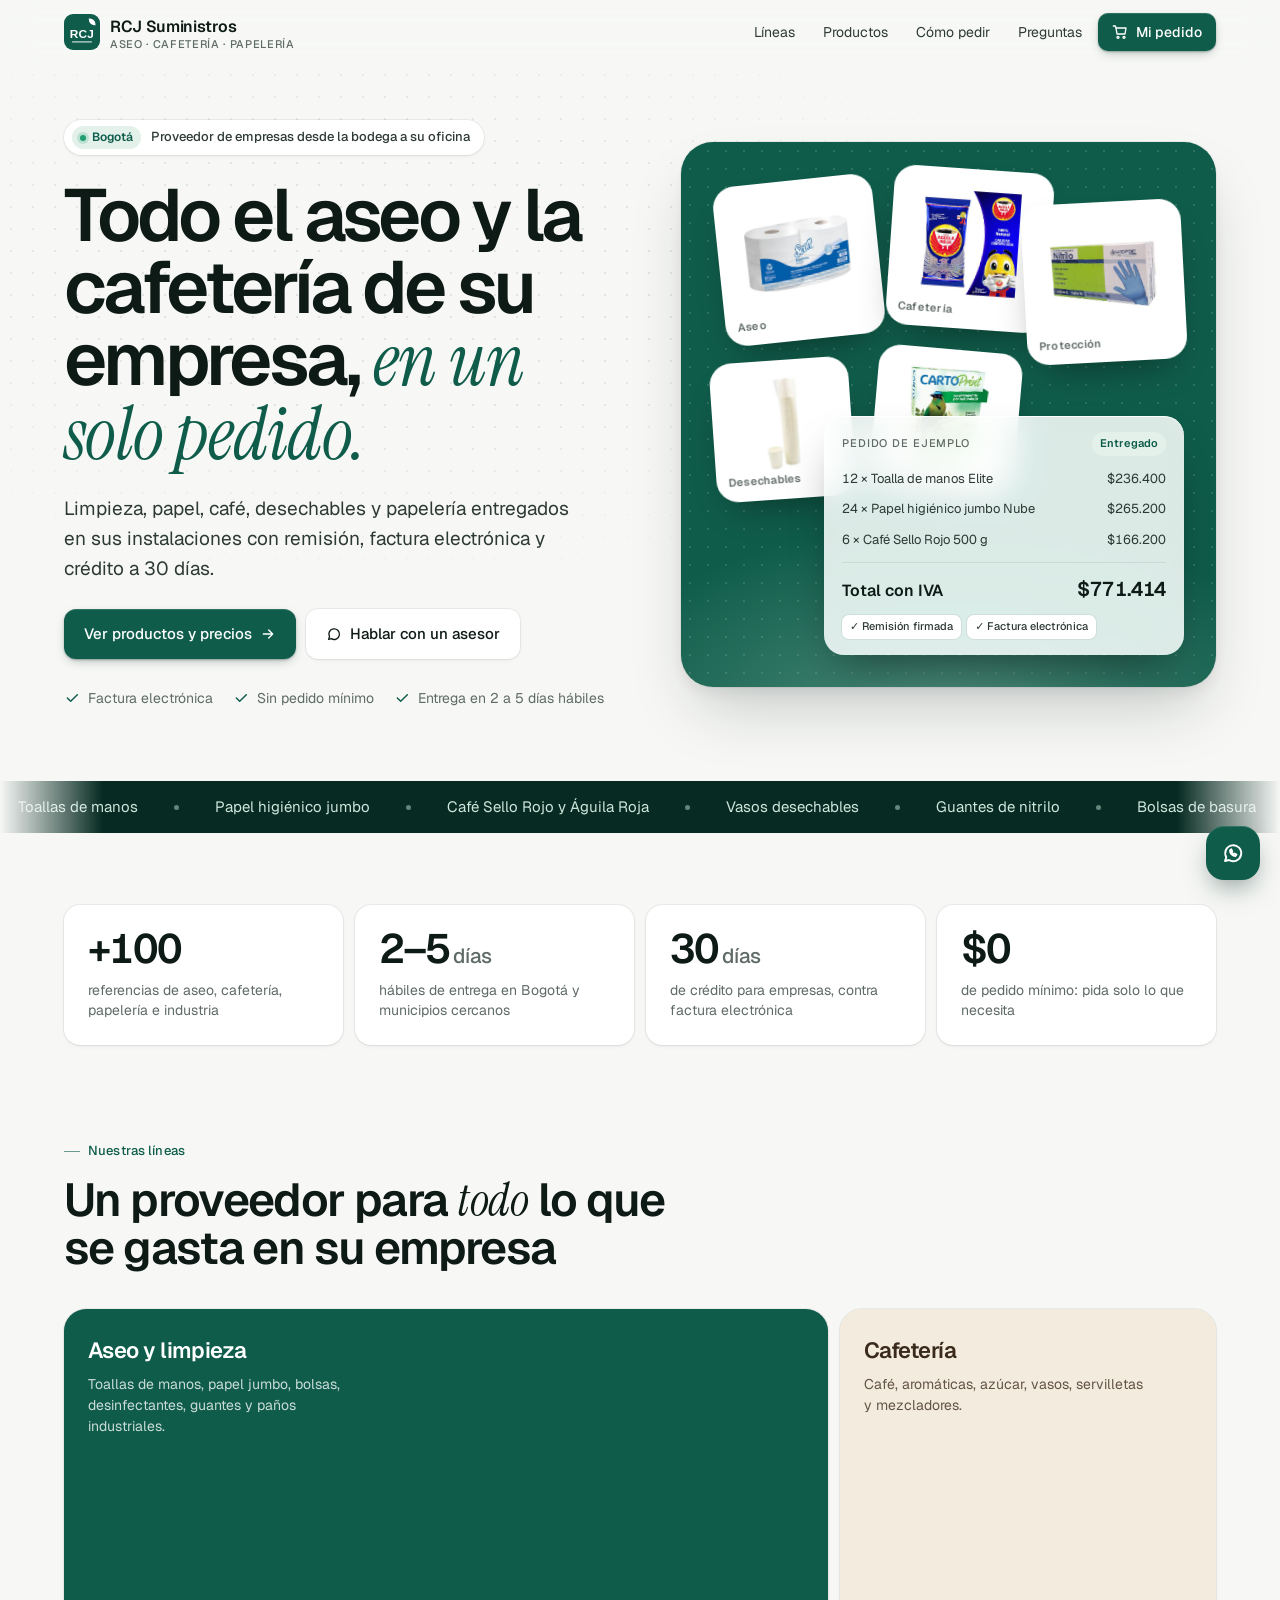
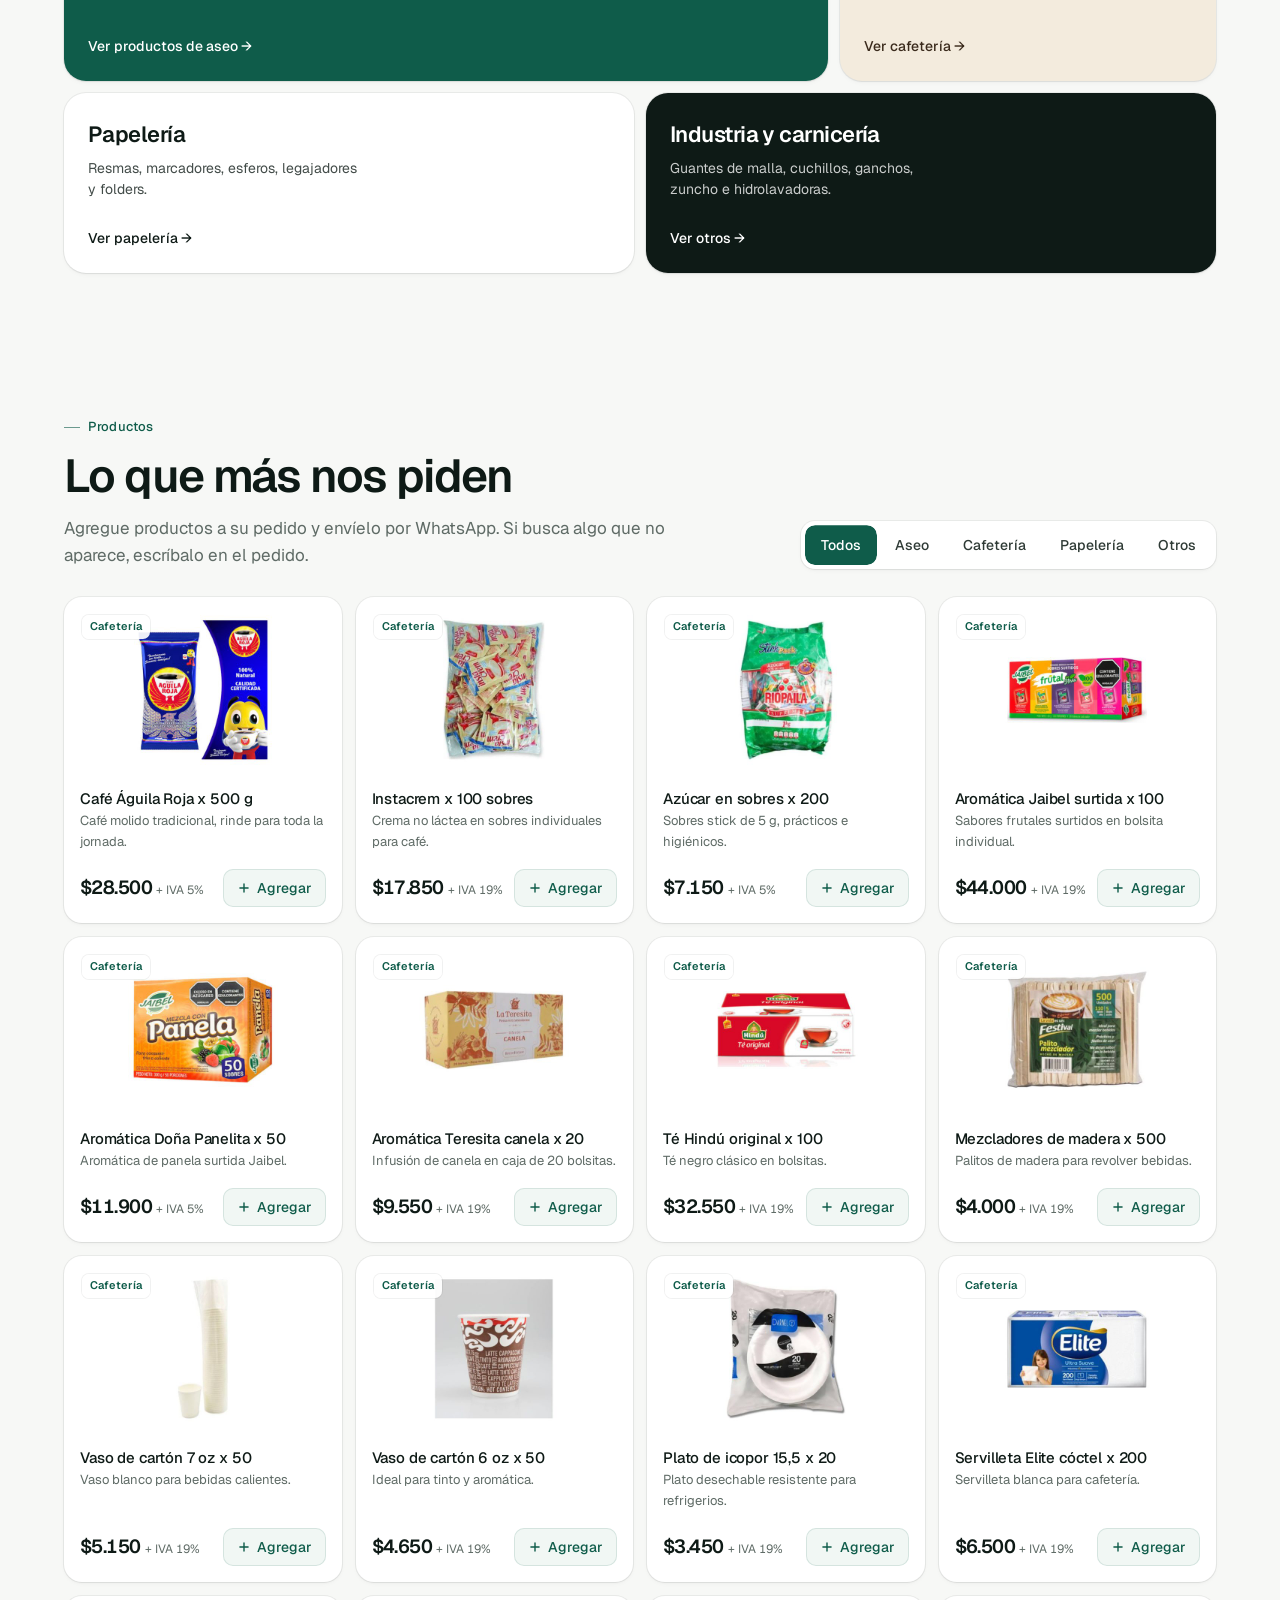
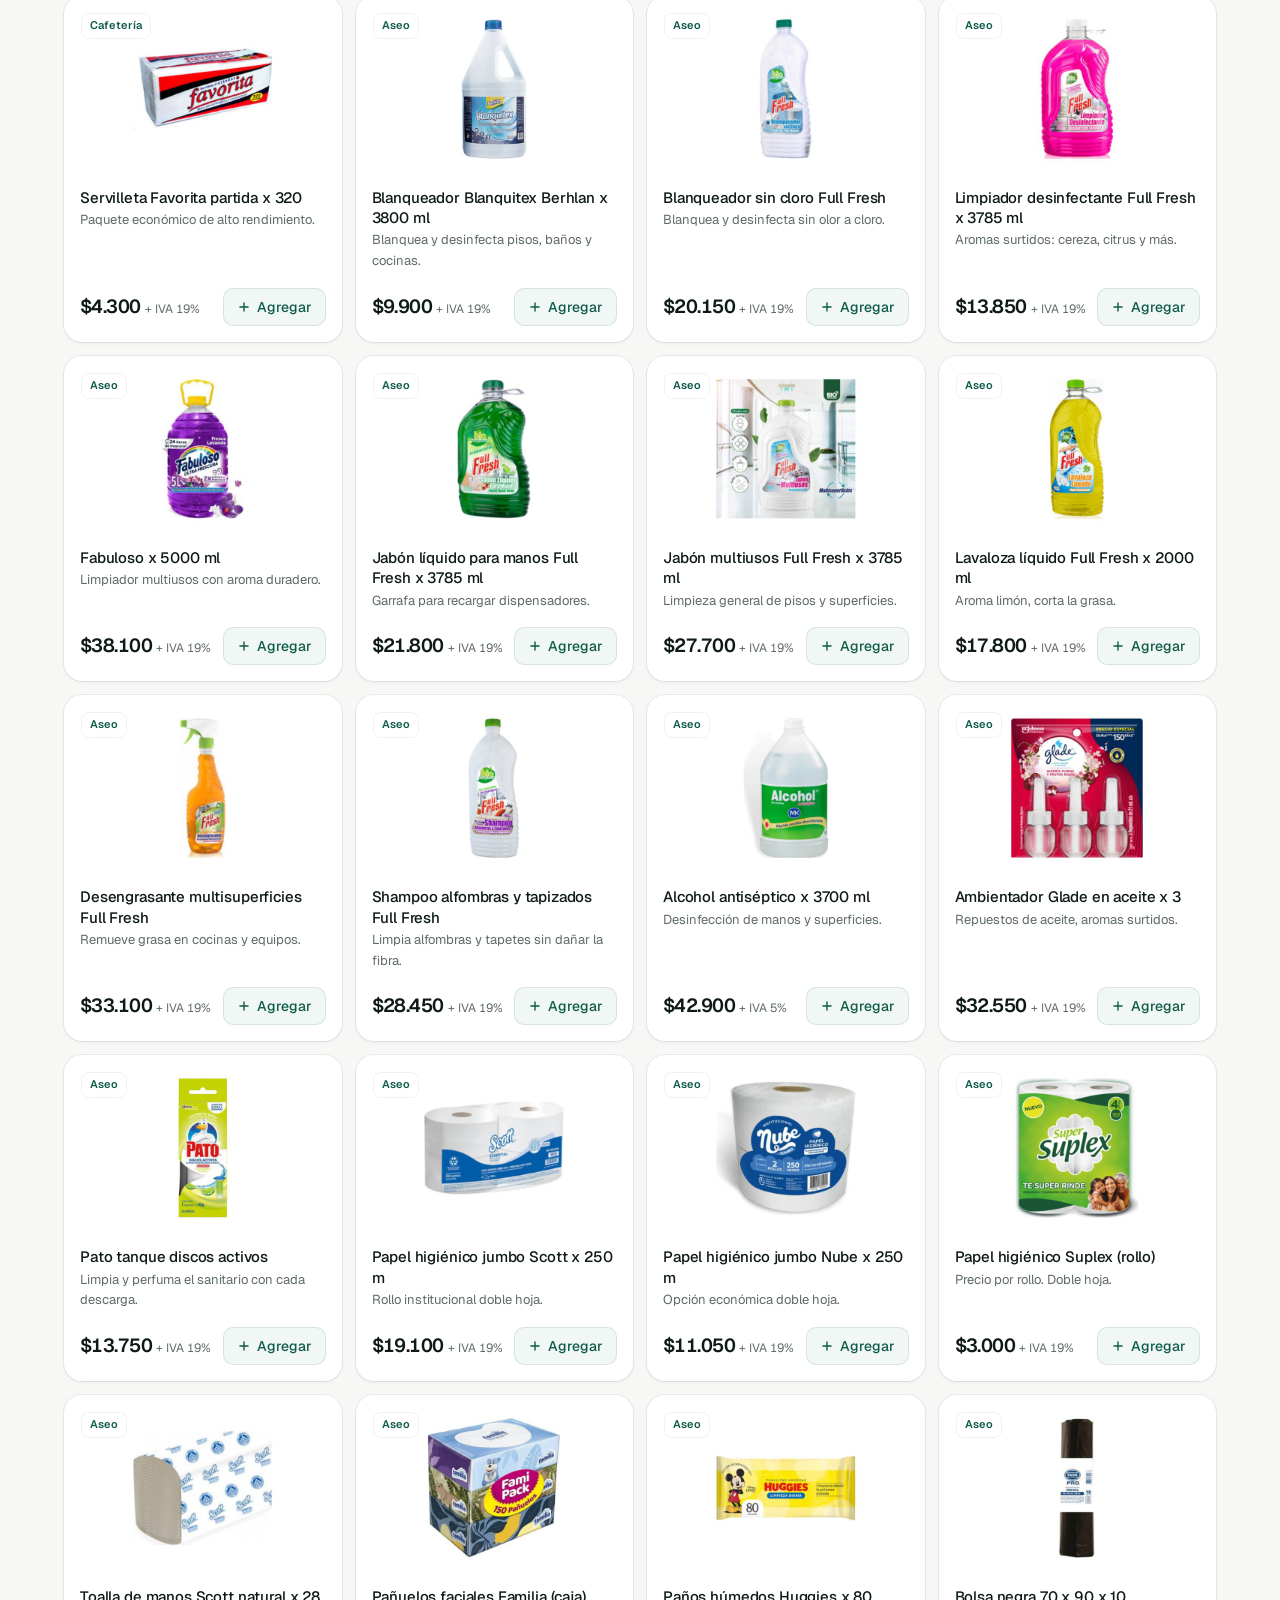
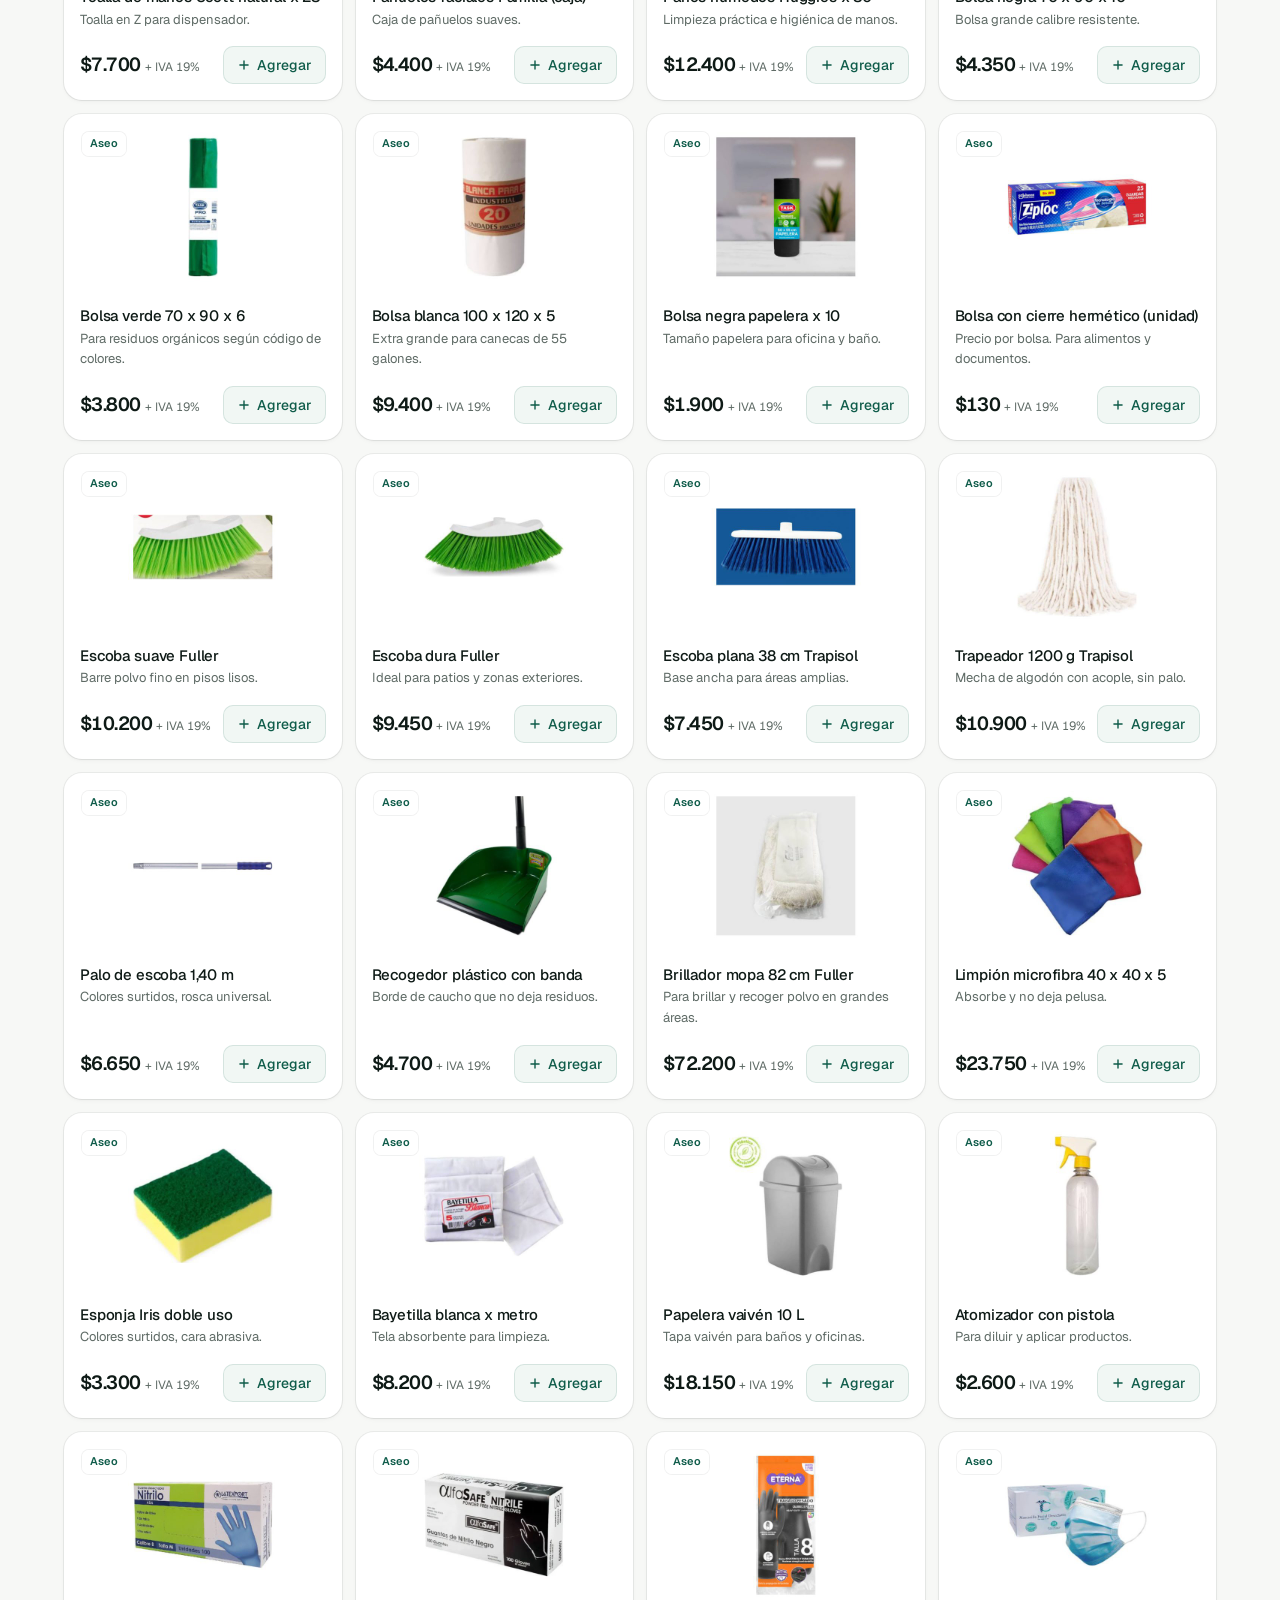
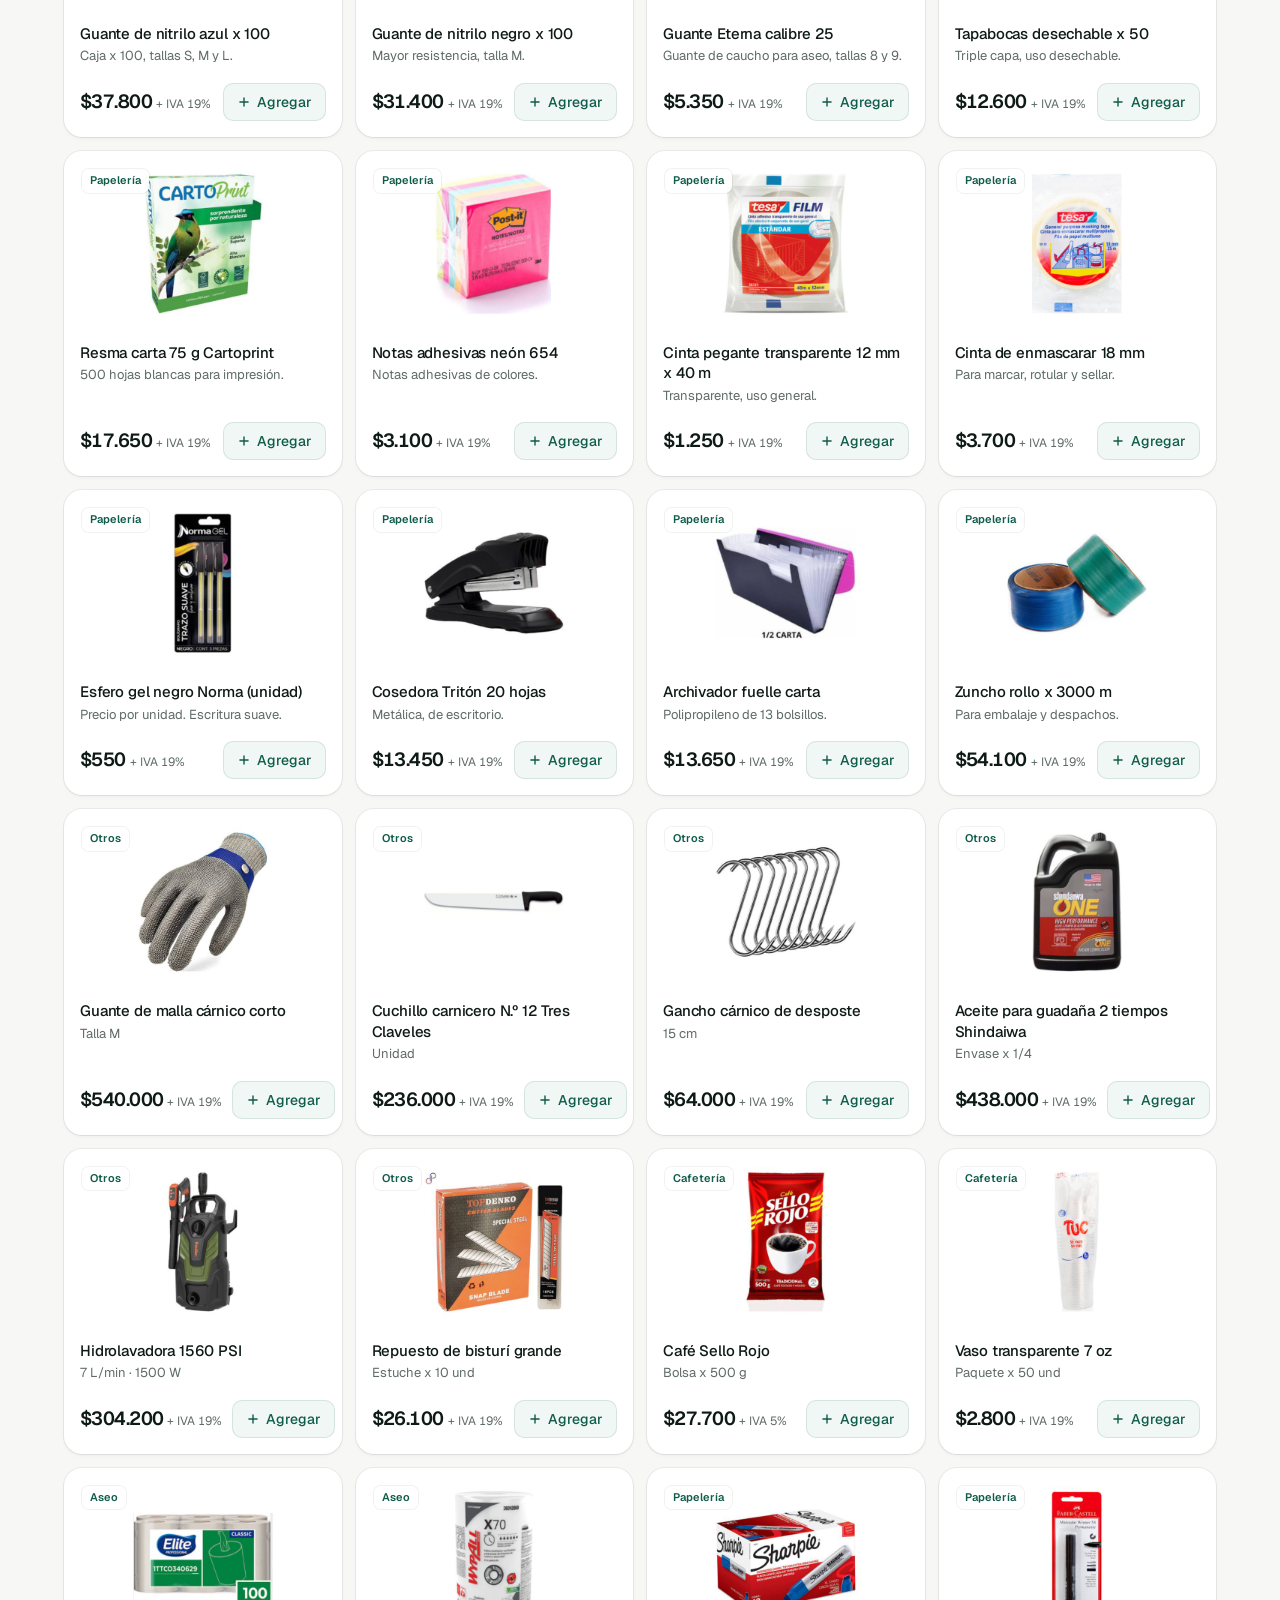
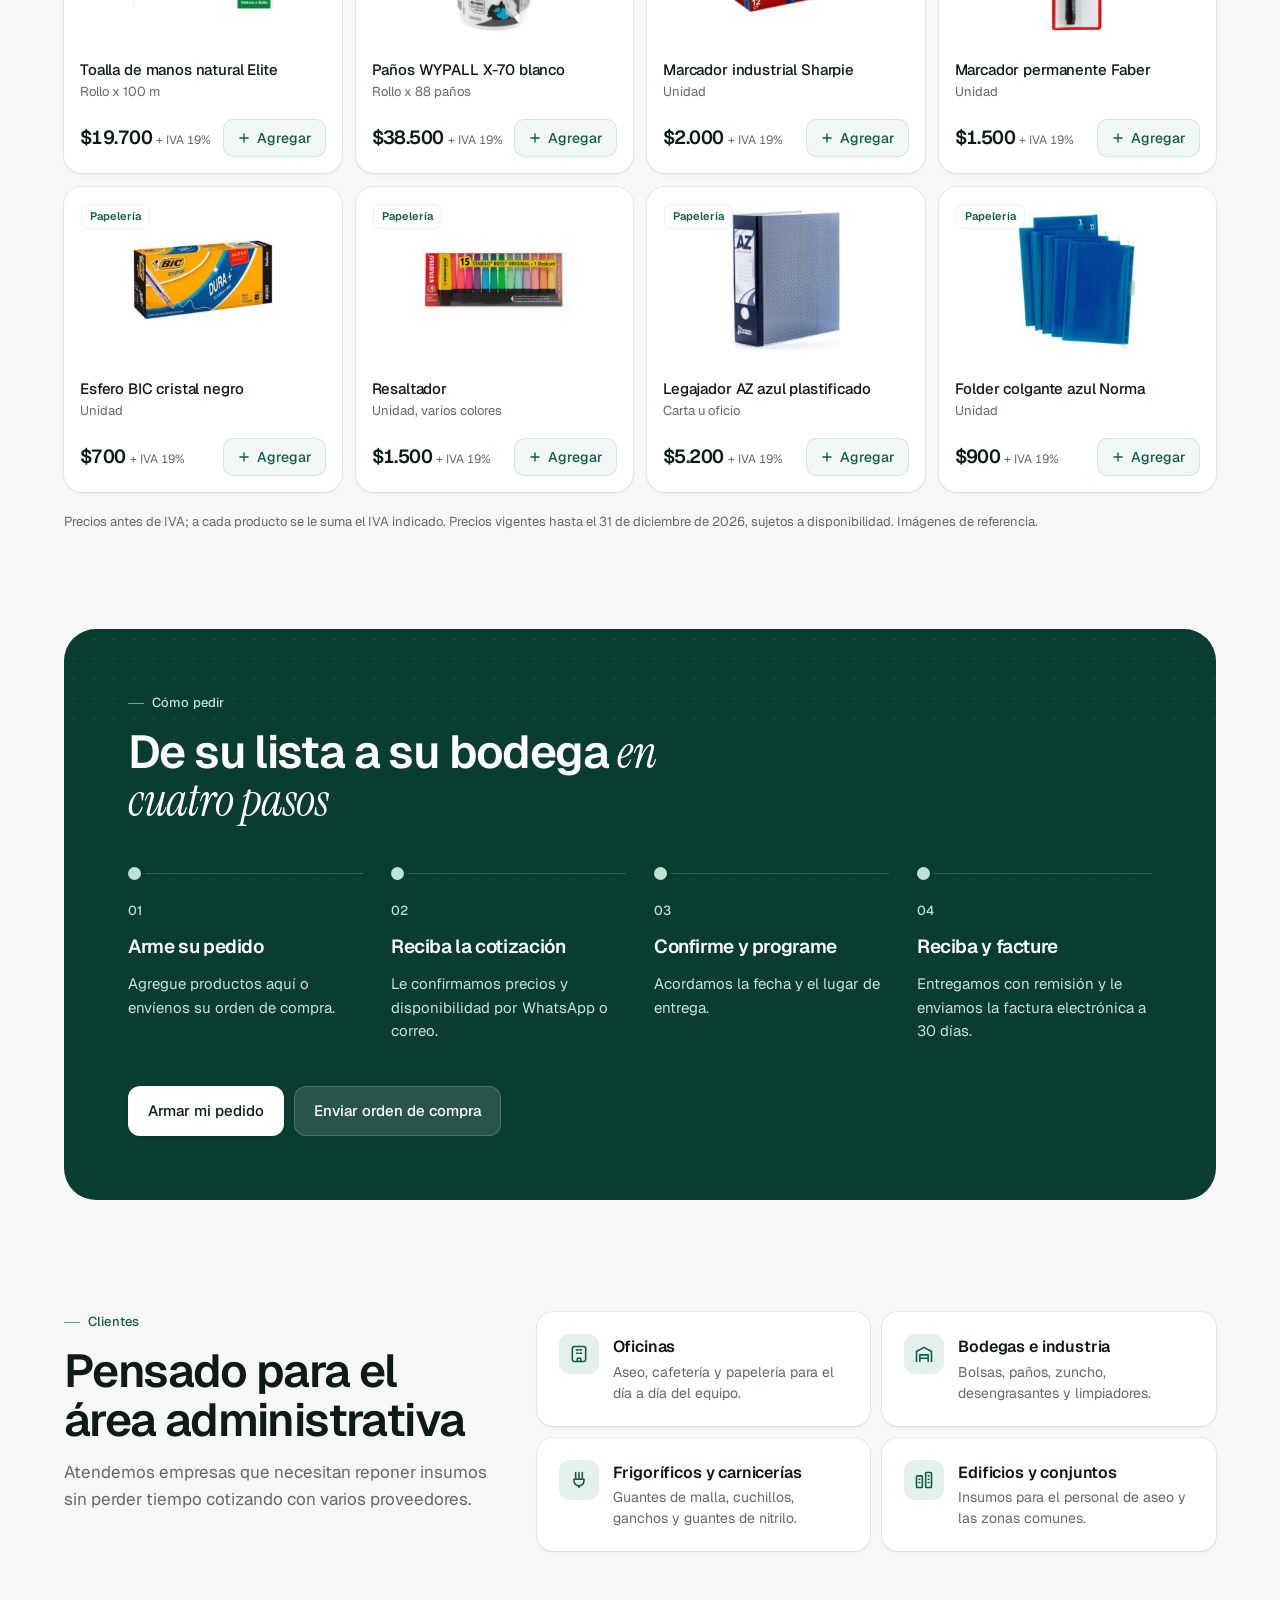
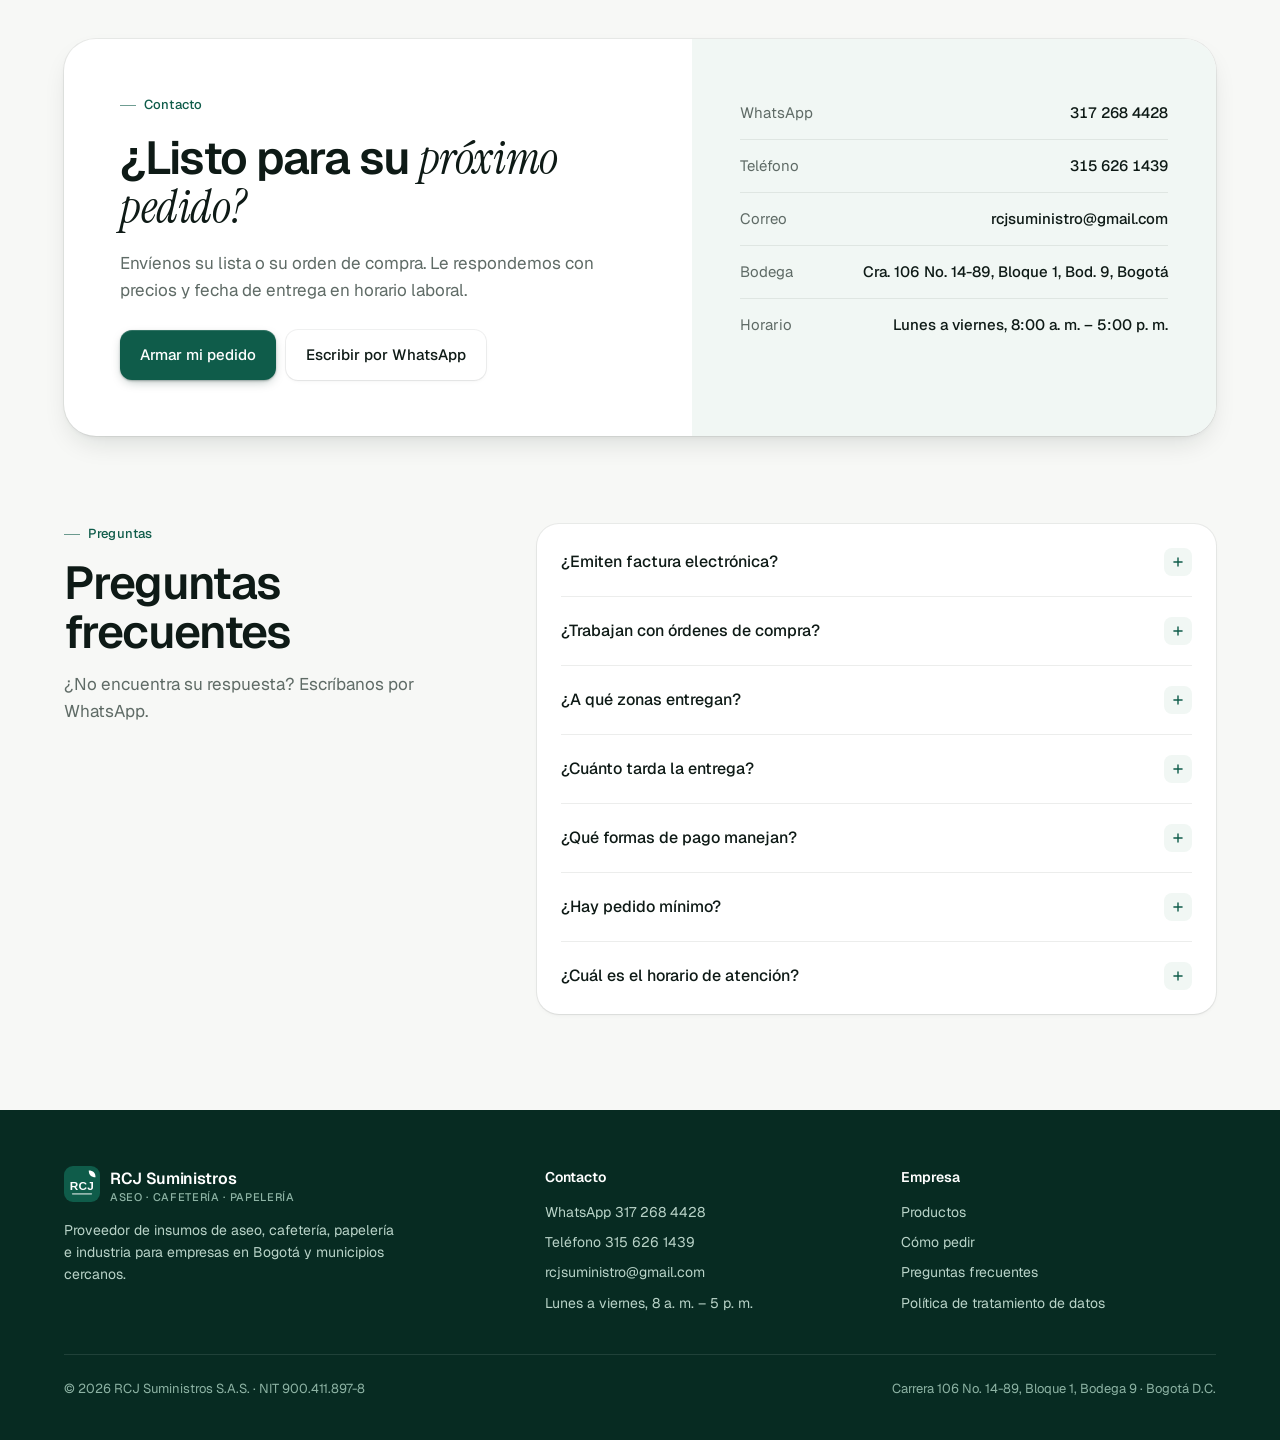
<file: index.html>
<!doctype html>
<html lang="es">
<head>
<meta charset="utf-8">
<meta name="viewport" content="width=device-width, initial-scale=1, viewport-fit=cover">
<title>RCJ Suministros | Aseo, cafetería y papelería para empresas en Bogotá</title>
<meta name="description" content="Proveedor de productos de aseo, cafetería, papelería e insumos industriales para empresas en Bogotá y municipios cercanos. Factura electrónica, órdenes de compra, entrega en 2 a 5 días hábiles y crédito a 30 días.">
<link rel="canonical" href="https://rcjsuministros.com/">
<link rel="icon" href="img/logo.svg" type="image/svg+xml">
<meta name="theme-color" content="#F7F8F6">
<meta property="og:type" content="website">
<meta property="og:title" content="RCJ Suministros | Aseo y cafetería para empresas">
<meta property="og:description" content="Aseo, cafetería y papelería para empresas en Bogotá. Factura electrónica y crédito a 30 días.">
<meta property="og:url" content="https://rcjsuministros.com/">
<meta property="og:image" content="https://rcjsuministros.com/img/logo.svg">
<link rel="preconnect" href="https://fonts.googleapis.com">
<link rel="preconnect" href="https://fonts.gstatic.com" crossorigin>
<link href="https://fonts.googleapis.com/css2?family=Geist:wght@400;500;600;700&family=Instrument+Serif:ital@1&display=swap" rel="stylesheet">
<link rel="stylesheet" href="styles.css">
<script>document.documentElement.classList.add('js')</script>
<script type="application/ld+json">
{
  "@context": "https://schema.org",
  "@type": "LocalBusiness",
  "name": "RCJ Suministros S.A.S.",
  "description": "Proveedor de productos de aseo, cafetería, papelería e insumos industriales para empresas.",
  "url": "https://rcjsuministros.com/",
  "logo": "https://rcjsuministros.com/img/logo.svg",
  "email": "rcjsuministro@gmail.com",
  "telephone": "+57 317 268 4428",
  "taxID": "900.411.897-8",
  "address": {"@type": "PostalAddress","streetAddress": "Carrera 106 No. 14-89, Bloque 1, Bodega 9","addressLocality": "Bogotá","addressRegion": "Bogotá D.C.","addressCountry": "CO"},
  "areaServed": "Bogotá y municipios cercanos",
  "paymentAccepted": "Crédito a 30 días",
  "openingHoursSpecification": [{"@type": "OpeningHoursSpecification","dayOfWeek": ["Monday","Tuesday","Wednesday","Thursday","Friday"],"opens": "08:00","closes": "17:00"}]
}
</script>
</head>
<body>

<header class="site-header" id="header">
<div class="wrap">
<a href="#inicio" class="brand"><img src="img/logo.svg" width="36" height="36" alt=""><span>RCJ Suministros<small>Aseo · Cafetería · Papelería</small></span></a>
<nav class="nav" aria-label="Principal">
<a href="#lineas" class="link">Líneas</a>
<a href="#productos" class="link">Productos</a>
<a href="#como-pedir" class="link">Cómo pedir</a>
<a href="#preguntas" class="link">Preguntas</a>
<button type="button" class="btn btn-primary btn-sm cart-btn" data-open-drawer aria-label="Abrir mi pedido">
<svg width="16" height="16" viewBox="0 0 24 24" fill="none" stroke="currentColor" stroke-width="2" stroke-linecap="round" stroke-linejoin="round" aria-hidden="true"><path d="M6 6h15l-1.5 9h-12z"/><path d="M6 6L5 3H2"/><circle cx="9" cy="20" r="1.5"/><circle cx="18" cy="20" r="1.5"/></svg>
Mi pedido
<span class="badge num" id="badge" hidden>0</span>
</button>
</nav>
</div>
</header>

<main>
<!-- HERO -->
<section id="inicio" class="hero">
<div class="wrap">
<div class="hero-copy">
<span class="status rise"><b>Bogotá</b>Proveedor de empresas desde la bodega a su oficina</span>
<h1 class="rise d1">Todo el aseo y la cafetería de su empresa, <em>en un solo pedido.</em></h1>
<p class="lead rise d2">Limpieza, papel, café, desechables y papelería entregados en sus instalaciones con remisión, factura electrónica y crédito a 30 días.</p>
<div class="hero-actions rise d3">
<a href="#productos" class="btn btn-primary">Ver productos y precios
<svg width="16" height="16" viewBox="0 0 24 24" fill="none" stroke="currentColor" stroke-width="2" stroke-linecap="round" stroke-linejoin="round" aria-hidden="true"><path d="M5 12h14M13 6l6 6-6 6"/></svg></a>
<a href="https://wa.me/573172684428" class="btn btn-light" target="_blank" rel="noopener">
<svg width="16" height="16" viewBox="0 0 24 24" fill="none" stroke="currentColor" stroke-width="2" stroke-linecap="round" stroke-linejoin="round" aria-hidden="true"><path d="M4 20l1.3-3.8A8 8 0 1 1 8 19z"/></svg>Hablar con un asesor</a>
</div>
<div class="hero-proof rise d4">
<span><svg width="16" height="16" viewBox="0 0 24 24" fill="none" stroke="#0F5C4A" stroke-width="2.2" stroke-linecap="round" stroke-linejoin="round" aria-hidden="true"><path d="M5 12l5 5L20 7"/></svg>Factura electrónica</span>
<span><svg width="16" height="16" viewBox="0 0 24 24" fill="none" stroke="#0F5C4A" stroke-width="2.2" stroke-linecap="round" stroke-linejoin="round" aria-hidden="true"><path d="M5 12l5 5L20 7"/></svg>Sin pedido mínimo</span>
<span><svg width="16" height="16" viewBox="0 0 24 24" fill="none" stroke="#0F5C4A" stroke-width="2.2" stroke-linecap="round" stroke-linejoin="round" aria-hidden="true"><path d="M5 12l5 5L20 7"/></svg>Entrega en 2 a 5 días hábiles</span>
</div>
</div>

<div class="stage" aria-hidden="true">
<div class="tile t1"><img src="img/p/jumbo-scott.jpg" alt=""><span>Aseo</span></div>
<div class="tile t2"><img src="img/p/cafe-aguila.jpg" alt=""><span>Cafetería</span></div>
<div class="tile t3"><img src="img/p/guante-nitrilo-azul.jpg" alt=""><span>Protección</span></div>
<div class="tile t4"><img src="img/p/resma.jpg" alt=""><span>Papelería</span></div>
<div class="tile t5"><img src="img/p/vaso-7oz.jpg" alt=""><span>Desechables</span></div>
<div class="glass">
<div class="glass-head"><small>Pedido de ejemplo</small><b>Entregado</b></div>
<div class="glass-row num"><span>12 × Toalla de manos Elite</span><span>$236.400</span></div>
<div class="glass-row num"><span>24 × Papel higiénico jumbo Nube</span><span>$265.200</span></div>
<div class="glass-row num"><span>6 × Café Sello Rojo 500 g</span><span>$166.200</span></div>
<div class="glass-total num"><span>Total con IVA</span><span>$771.414</span></div>
<div class="glass-foot"><span>✓ Remisión firmada</span><span>✓ Factura electrónica</span></div>
</div>
</div>
</div>
</section>

<!-- FRANJA -->
<div class="marquee" aria-label="Algunos productos">
<div class="marquee-track">
<ul><li>Toallas de manos</li><li>Papel higiénico jumbo</li><li>Café Sello Rojo y Águila Roja</li><li>Vasos desechables</li><li>Guantes de nitrilo</li><li>Bolsas de basura</li><li>Paños WYPALL</li><li>Resmas de papel</li><li>Marcadores</li><li>Tapabocas</li><li>Desinfectantes</li><li>Aromáticas</li></ul>
<ul aria-hidden="true"><li>Toallas de manos</li><li>Papel higiénico jumbo</li><li>Café Sello Rojo y Águila Roja</li><li>Vasos desechables</li><li>Guantes de nitrilo</li><li>Bolsas de basura</li><li>Paños WYPALL</li><li>Resmas de papel</li><li>Marcadores</li><li>Tapabocas</li><li>Desinfectantes</li><li>Aromáticas</li></ul>
</div>
</div>

<!-- CIFRAS -->
<section class="stats" aria-label="RCJ en cifras">
<div class="wrap stats-grid">
<div class="stat reveal"><strong class="num">+100</strong><span>referencias de aseo, cafetería, papelería e industria</span></div>
<div class="stat reveal"><strong class="num">2–5<small>días</small></strong><span>hábiles de entrega en Bogotá y municipios cercanos</span></div>
<div class="stat reveal"><strong class="num">30<small>días</small></strong><span>de crédito para empresas, contra factura electrónica</span></div>
<div class="stat reveal"><strong class="num">$0</strong><span>de pedido mínimo: pida solo lo que necesita</span></div>
</div>
</section>

<!-- LÍNEAS (BENTO) -->
<section id="lineas" class="lines">
<div class="wrap">
<div class="section-head reveal">
<span class="eyebrow">Nuestras líneas</span>
<h2 class="h2">Un proveedor para <em>todo</em> lo que se gasta en su empresa</h2>
</div>
<div class="bento">
<button type="button" class="bento-item b-aseo reveal" data-go-line="Aseo">
<div><h3>Aseo y limpieza</h3><p>Toallas de manos, papel jumbo, bolsas, desinfectantes, guantes y paños industriales.</p></div>
<span class="go">Ver productos de aseo →</span>
<img class="art reveal-clip" src="img/papel-jumbo.svg" alt="">
<img class="art-2 reveal-clip" src="img/guantes-nitrilo.svg" alt="">
</button>
<button type="button" class="bento-item b-cafe reveal" data-go-line="Cafetería">
<div><h3>Cafetería</h3><p>Café, aromáticas, azúcar, vasos, servilletas y mezcladores.</p></div>
<span class="go">Ver cafetería →</span>
<img class="art reveal-clip" src="img/cafe.svg" alt="">
</button>
<button type="button" class="bento-item b-pap reveal" data-go-line="Papelería">
<div><h3>Papelería</h3><p>Resmas, marcadores, esferos, legajadores y folders.</p></div>
<span class="go">Ver papelería →</span>
<img class="art reveal-clip" src="img/resma.svg" alt="">
</button>
<button type="button" class="bento-item b-otros reveal" data-go-line="Otros">
<div><h3>Industria y carnicería</h3><p>Guantes de malla, cuchillos, ganchos, zuncho e hidrolavadoras.</p></div>
<span class="go">Ver otros →</span>
<img class="art reveal-clip" src="img/zuncho.svg" alt="">
</button>
</div>
</div>
</section>

<!-- PRODUCTOS -->
<section id="productos" class="products">
<div class="wrap">
<div class="products-head">
<div class="section-head">
<span class="eyebrow">Productos</span>
<h2 class="h2">Lo que más nos piden</h2>
<p class="lead">Agregue productos a su pedido y envíelo por WhatsApp. Si busca algo que no aparece, escríbalo en el pedido.</p>
</div>
<div class="tabs" id="tabs" role="tablist" aria-label="Líneas de productos">
<div class="tabs-row" id="tabsRow"></div>
<div class="tabs-active" id="tabsActive" aria-hidden="true"><div class="tabs-row" id="tabsCopy"></div></div>
</div>
</div>
<div class="grid" id="grid"></div>
<p class="note">Precios antes de IVA; a cada producto se le suma el IVA indicado. Precios vigentes hasta el 31 de diciembre de 2026, sujetos a disponibilidad. Imágenes de referencia.</p>
</div>
</section>

<!-- CÓMO PEDIR -->
<section id="como-pedir" class="how">
<div class="wrap">
<div class="how-panel">
<div class="section-head reveal">
<span class="eyebrow">Cómo pedir</span>
<h2 class="h2">De su lista a su bodega <em>en cuatro pasos</em></h2>
</div>
<ol class="steps">
<li class="reveal"><i class="dot"></i><small>01</small><strong>Arme su pedido</strong><span>Agregue productos aquí o envíenos su orden de compra.</span></li>
<li class="reveal"><i class="dot"></i><small>02</small><strong>Reciba la cotización</strong><span>Le confirmamos precios y disponibilidad por WhatsApp o correo.</span></li>
<li class="reveal"><i class="dot"></i><small>03</small><strong>Confirme y programe</strong><span>Acordamos la fecha y el lugar de entrega.</span></li>
<li class="reveal"><i class="dot"></i><small>04</small><strong>Reciba y facture</strong><span>Entregamos con remisión y le enviamos la factura electrónica a 30 días.</span></li>
</ol>
<div class="how-cta">
<button type="button" class="btn btn-light" data-open-drawer>Armar mi pedido</button>
<a href="mailto:rcjsuministro@gmail.com" class="btn btn-glass">Enviar orden de compra</a>
</div>
</div>
</div>
</section>

<!-- CLIENTES -->
<section class="clients">
<div class="wrap">
<div class="section-head reveal">
<span class="eyebrow">Clientes</span>
<h2 class="h2">Pensado para el área administrativa</h2>
<p class="lead">Atendemos empresas que necesitan reponer insumos sin perder tiempo cotizando con varios proveedores.</p>
</div>
<div class="client-grid">
<div class="client reveal"><div class="ic"><svg width="20" height="20" viewBox="0 0 24 24" fill="none" stroke="#0F5C4A" stroke-width="1.9" stroke-linecap="round" stroke-linejoin="round" aria-hidden="true"><rect x="4" y="3" width="16" height="18" rx="2"/><path d="M9 7h2M13 7h2M9 11h2M13 11h2M10 21v-4h4v4"/></svg></div><div><strong>Oficinas</strong><span>Aseo, cafetería y papelería para el día a día del equipo.</span></div></div>
<div class="client reveal"><div class="ic"><svg width="20" height="20" viewBox="0 0 24 24" fill="none" stroke="#0F5C4A" stroke-width="1.9" stroke-linecap="round" stroke-linejoin="round" aria-hidden="true"><path d="M3 21V9l9-5 9 5v12"/><path d="M7 21v-8h10v8M7 17h10"/></svg></div><div><strong>Bodegas e industria</strong><span>Bolsas, paños, zuncho, desengrasantes y limpiadores.</span></div></div>
<div class="client reveal"><div class="ic"><svg width="20" height="20" viewBox="0 0 24 24" fill="none" stroke="#0F5C4A" stroke-width="1.9" stroke-linecap="round" stroke-linejoin="round" aria-hidden="true"><path d="M8 3v8M12 3v8M16 3v8M6 11h12v2a6 6 0 0 1-12 0z"/><path d="M12 19v2"/></svg></div><div><strong>Frigoríficos y carnicerías</strong><span>Guantes de malla, cuchillos, ganchos y guantes de nitrilo.</span></div></div>
<div class="client reveal"><div class="ic"><svg width="20" height="20" viewBox="0 0 24 24" fill="none" stroke="#0F5C4A" stroke-width="1.9" stroke-linecap="round" stroke-linejoin="round" aria-hidden="true"><rect x="3" y="7" width="7" height="14" rx="1"/><rect x="14" y="3" width="7" height="18" rx="1"/><path d="M6 11h1M6 15h1M17 7h1M17 11h1M17 15h1"/></svg></div><div><strong>Edificios y conjuntos</strong><span>Insumos para el personal de aseo y las zonas comunes.</span></div></div>
</div>
</div>
</section>

<!-- CONTACTO -->
<section id="contacto" class="contact">
<div class="wrap">
<div class="contact-panel reveal">
<div class="contact-main">
<span class="eyebrow">Contacto</span>
<h2 class="h2">¿Listo para su <em>próximo pedido?</em></h2>
<p class="lead">Envíenos su lista o su orden de compra. Le respondemos con precios y fecha de entrega en horario laboral.</p>
<div class="contact-actions">
<button type="button" class="btn btn-primary" data-open-drawer>Armar mi pedido</button>
<a href="https://wa.me/573172684428" class="btn btn-light" target="_blank" rel="noopener">Escribir por WhatsApp</a>
</div>
</div>
<div class="contact-side">
<a href="https://wa.me/573172684428" target="_blank" rel="noopener"><span>WhatsApp</span><span class="num">317 268 4428</span></a>
<a href="tel:+573156261439"><span>Teléfono</span><span class="num">315 626 1439</span></a>
<a href="mailto:rcjsuministro@gmail.com"><span>Correo</span><span>rcjsuministro@gmail.com</span></a>
<div><span>Bodega</span><span>Cra. 106 No. 14-89, Bloque 1, Bod. 9, Bogotá</span></div>
<div><span>Horario</span><span>Lunes a viernes, 8:00 a. m. – 5:00 p. m.</span></div>
</div>
</div>
</div>
</section>

<!-- FAQ -->
<section id="preguntas" class="faq">
<div class="wrap">
<div class="section-head reveal">
<span class="eyebrow">Preguntas</span>
<h2 class="h2">Preguntas frecuentes</h2>
<p class="lead">¿No encuentra su respuesta? Escríbanos por WhatsApp.</p>
</div>
<div class="faq-list reveal" id="faq"></div>
</div>
</section>
</main>

<footer class="site-footer">
<div class="wrap">
<div class="footer-grid">
<div>
<a href="#inicio" class="brand"><img src="img/logo.svg" width="36" height="36" alt=""><span>RCJ Suministros<small>Aseo · Cafetería · Papelería</small></span></a>
<p style="margin:16px 0 0;font-size:14px;max-width:340px;line-height:1.6">Proveedor de insumos de aseo, cafetería, papelería e industria para empresas en Bogotá y municipios cercanos.</p>
</div>
<div>
<h4>Contacto</h4>
<ul>
<li><a href="https://wa.me/573172684428">WhatsApp 317 268 4428</a></li>
<li><a href="tel:+573156261439">Teléfono 315 626 1439</a></li>
<li><a href="mailto:rcjsuministro@gmail.com">rcjsuministro@gmail.com</a></li>
<li>Lunes a viernes, 8 a. m. – 5 p. m.</li>
</ul>
</div>
<div>
<h4>Empresa</h4>
<ul>
<li><a href="#productos">Productos</a></li>
<li><a href="#como-pedir">Cómo pedir</a></li>
<li><a href="#preguntas">Preguntas frecuentes</a></li>
<li><a href="politica-de-datos.html">Política de tratamiento de datos</a></li>
</ul>
</div>
</div>
<div class="footer-bottom">
<span>© 2026 RCJ Suministros S.A.S. · NIT 900.411.897-8</span>
<span>Carrera 106 No. 14-89, Bloque 1, Bodega 9 · Bogotá D.C.</span>
</div>
</div>
</footer>

<!-- PANEL DE PEDIDO -->
<div class="scrim" id="scrim" data-close-drawer></div>
<aside class="drawer" id="drawer" role="dialog" aria-modal="true" aria-labelledby="drawerTitle">
<div class="drawer-head">
<h2 id="drawerTitle">Mi pedido <span class="muted num" id="drawerCount" style="font-weight:400;font-size:15px"></span></h2>
<button type="button" class="icon-btn" data-close-drawer aria-label="Cerrar"><svg width="18" height="18" viewBox="0 0 24 24" fill="none" stroke="currentColor" stroke-width="2" stroke-linecap="round" aria-hidden="true"><path d="M6 6l12 12M18 6L6 18"/></svg></button>
</div>
<div class="drawer-body">
<div class="empty" id="listEmpty"><img src="img/servilletas.svg" alt="">Aún no ha agregado productos.<br><a href="#productos" data-close-drawer style="font-weight:500">Ver productos</a></div>
<div class="list-box" id="listBox" hidden></div>
<div class="fields">
<label class="field">Nombre<input type="text" id="nombre" placeholder="Su nombre" autocomplete="name" enterkeyhint="next"></label>
<label class="field">Empresa<input type="text" id="empresa" placeholder="Nombre de la empresa" autocomplete="organization" enterkeyhint="next"></label>
</div>
<label class="field">Otros productos o comentarios<textarea id="extra" rows="3" placeholder="Ej.: 2 galones de desinfectante, entrega el martes en la mañana…"></textarea></label>
<label class="consent"><input type="checkbox" id="autoriza"><span>Autorizo a RCJ Suministros S.A.S. a tratar mis datos personales para atender esta solicitud, de acuerdo con su <a href="politica-de-datos.html">Política de tratamiento de datos personales</a>.</span></label>
<span class="error" id="consentError" role="alert" hidden>Para enviar el pedido debe aceptar el tratamiento de datos.</span>
<p class="privacy">Aviso de privacidad: RCJ Suministros S.A.S. (NIT 900.411.897-8) es responsable de los datos que nos envía. Los usamos para cotizar, despachar, facturar y contactarlo. Puede conocer, actualizar, rectificar o pedir la supresión de sus datos escribiendo a rcjsuministro@gmail.com.</p>
</div>
<div class="drawer-foot">
<a href="https://wa.me/573172684428" class="btn btn-primary" id="sendBtn" aria-disabled="true" target="_blank" rel="noopener"><svg width="17" height="17" viewBox="0 0 24 24" fill="none" stroke="currentColor" stroke-width="2" stroke-linecap="round" stroke-linejoin="round" aria-hidden="true"><path d="M4 20l1.3-3.8A8 8 0 1 1 8 19z"/></svg>Enviar pedido por WhatsApp</a>
<span class="muted" style="font-size:12px;text-align:center">o envíe su orden de compra a rcjsuministro@gmail.com</span>
</div>
</aside>

<div class="toast" id="toast" role="status" aria-live="polite" hidden><i><svg width="12" height="12" viewBox="0 0 24 24" fill="none" stroke="#072B22" stroke-width="3" stroke-linecap="round" stroke-linejoin="round" aria-hidden="true"><path d="M5 12l5 5L20 7"/></svg></i><span><strong id="toastName" style="font-weight:600"></strong> agregado</span><button type="button" data-open-drawer>Ver pedido</button></div>

<a href="https://wa.me/573172684428" class="wa-float" aria-label="Escribir por WhatsApp" target="_blank" rel="noopener"><svg width="24" height="24" viewBox="0 0 24 24" fill="none" stroke="#FFFFFF" stroke-width="1.9" stroke-linecap="round" stroke-linejoin="round" aria-hidden="true"><path d="M4 20l1.3-3.8A8 8 0 1 1 8 19z"/><path d="M9 9.5c0 3 2.5 5.5 5.5 5.5l1-1.5-2-1-1 .8a4 4 0 0 1-2-2l.8-1-1-2z"/></svg></a>

<script src="app.js"></script>
</body>
</html>
</file>
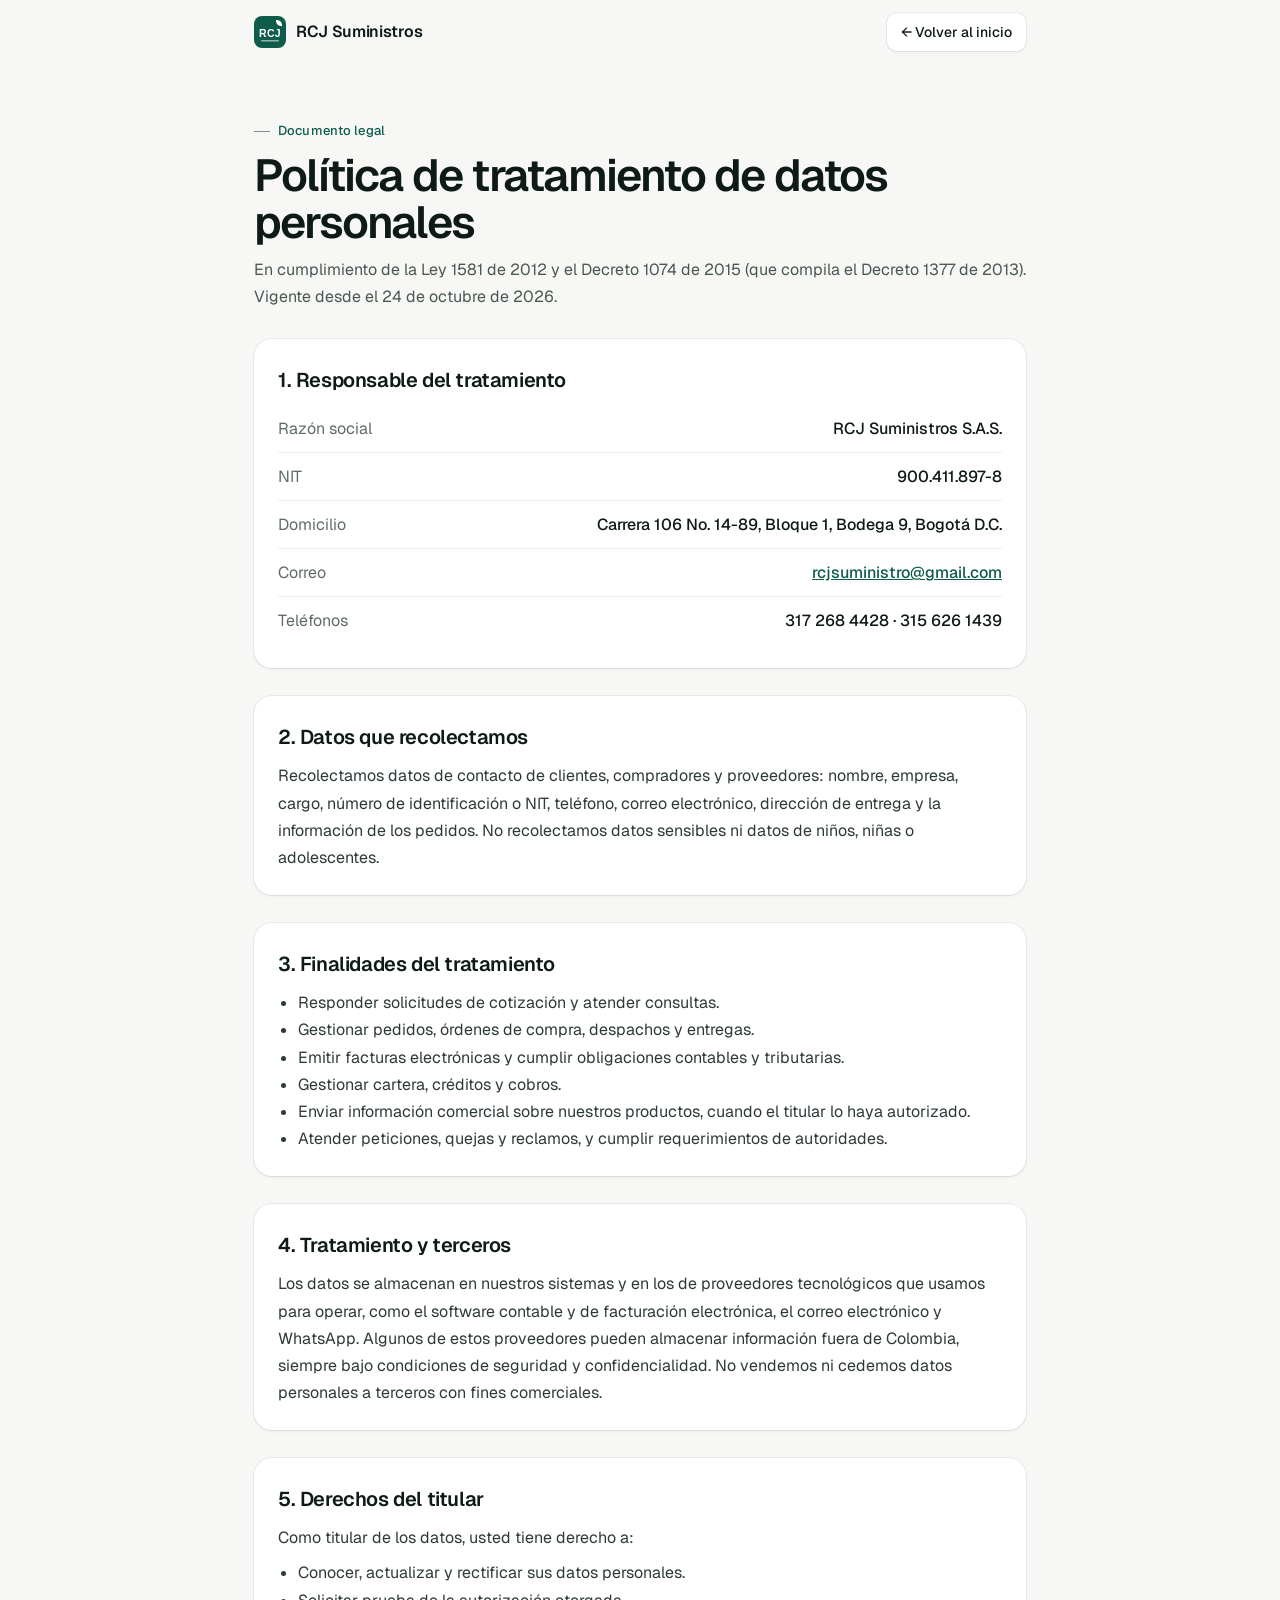
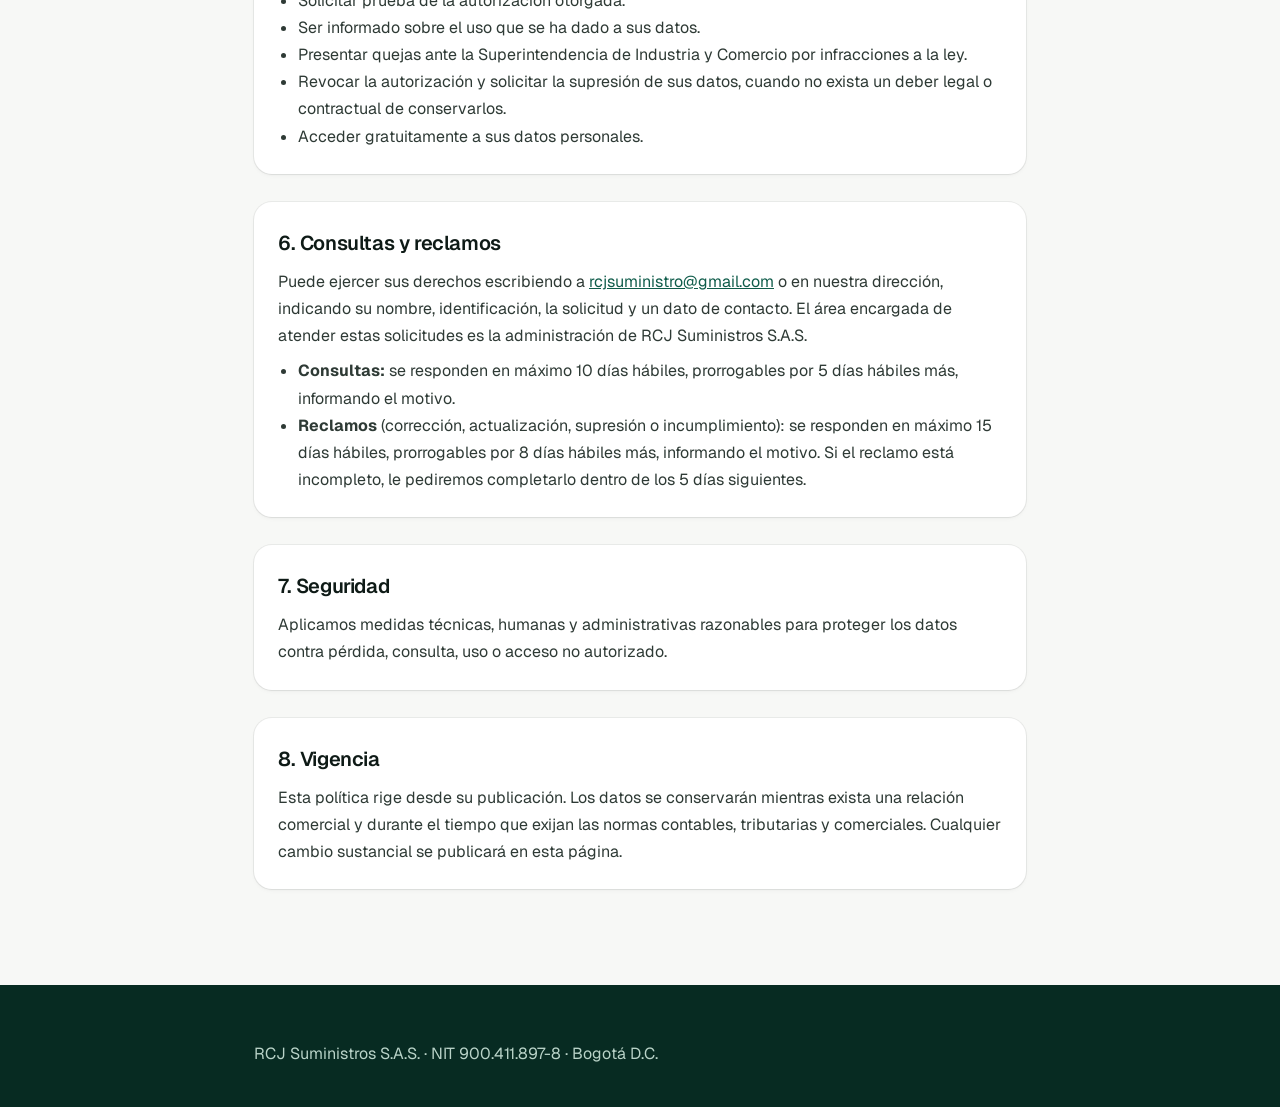
<file: politica-de-datos.html>
<!doctype html>
<html lang="es">
<head>
<meta charset="utf-8">
<meta name="viewport" content="width=device-width, initial-scale=1">
<title>Política de tratamiento de datos personales | RCJ Suministros</title>
<meta name="description" content="Política de tratamiento de datos personales de RCJ Suministros S.A.S., conforme a la Ley 1581 de 2012.">
<link rel="canonical" href="https://rcjsuministros.com/politica-de-datos.html">
<link rel="icon" href="img/logo.svg" type="image/svg+xml">
<link rel="preconnect" href="https://fonts.googleapis.com">
<link rel="preconnect" href="https://fonts.gstatic.com" crossorigin>
<link href="https://fonts.googleapis.com/css2?family=Geist:wght@400;500;600;700&family=Instrument+Serif:ital@1&display=swap" rel="stylesheet">
<link rel="stylesheet" href="styles.css">
</head>
<body>
<header class="site-header">
<div class="wrap" style="max-width:820px">
<a href="./" class="brand"><img src="img/logo.svg" width="32" height="32" alt="">RCJ Suministros</a>
<nav class="nav"><a href="./" class="btn btn-light btn-sm">← Volver al inicio</a></nav>
</div>
</header>

<main class="legal">
<div style="display:flex;flex-direction:column;gap:10px">
<span class="eyebrow">Documento legal</span>
<h1>Política de tratamiento de datos personales</h1>
<p style="color:#4A5751">En cumplimiento de la Ley 1581 de 2012 y el Decreto 1074 de 2015 (que compila el Decreto 1377 de 2013). Vigente desde el 24 de octubre de 2026.</p>
</div>

<section><h2>1. Responsable del tratamiento</h2>
<div class="facts">
<div><span class="muted">Razón social</span><strong style="font-weight:500">RCJ Suministros S.A.S.</strong></div>
<div><span class="muted">NIT</span><strong style="font-weight:500">900.411.897-8</strong></div>
<div><span class="muted">Domicilio</span><strong style="font-weight:500">Carrera 106 No. 14-89, Bloque 1, Bodega 9, Bogotá D.C.</strong></div>
<div><span class="muted">Correo</span><a href="mailto:rcjsuministro@gmail.com" style="font-weight:500">rcjsuministro@gmail.com</a></div>
<div><span class="muted">Teléfonos</span><strong style="font-weight:500">317 268 4428 · 315 626 1439</strong></div>
</div></section>

<section><h2>2. Datos que recolectamos</h2>
<p>Recolectamos datos de contacto de clientes, compradores y proveedores: nombre, empresa, cargo, número de identificación o NIT, teléfono, correo electrónico, dirección de entrega y la información de los pedidos. No recolectamos datos sensibles ni datos de niños, niñas o adolescentes.</p></section>

<section><h2>3. Finalidades del tratamiento</h2>
<ul>
<li>Responder solicitudes de cotización y atender consultas.</li>
<li>Gestionar pedidos, órdenes de compra, despachos y entregas.</li>
<li>Emitir facturas electrónicas y cumplir obligaciones contables y tributarias.</li>
<li>Gestionar cartera, créditos y cobros.</li>
<li>Enviar información comercial sobre nuestros productos, cuando el titular lo haya autorizado.</li>
<li>Atender peticiones, quejas y reclamos, y cumplir requerimientos de autoridades.</li>
</ul></section>

<section><h2>4. Tratamiento y terceros</h2>
<p>Los datos se almacenan en nuestros sistemas y en los de proveedores tecnológicos que usamos para operar, como el software contable y de facturación electrónica, el correo electrónico y WhatsApp. Algunos de estos proveedores pueden almacenar información fuera de Colombia, siempre bajo condiciones de seguridad y confidencialidad. No vendemos ni cedemos datos personales a terceros con fines comerciales.</p></section>

<section><h2>5. Derechos del titular</h2>
<p>Como titular de los datos, usted tiene derecho a:</p>
<ul>
<li>Conocer, actualizar y rectificar sus datos personales.</li>
<li>Solicitar prueba de la autorización otorgada.</li>
<li>Ser informado sobre el uso que se ha dado a sus datos.</li>
<li>Presentar quejas ante la Superintendencia de Industria y Comercio por infracciones a la ley.</li>
<li>Revocar la autorización y solicitar la supresión de sus datos, cuando no exista un deber legal o contractual de conservarlos.</li>
<li>Acceder gratuitamente a sus datos personales.</li>
</ul></section>

<section><h2>6. Consultas y reclamos</h2>
<p>Puede ejercer sus derechos escribiendo a <a href="mailto:rcjsuministro@gmail.com">rcjsuministro@gmail.com</a> o en nuestra dirección, indicando su nombre, identificación, la solicitud y un dato de contacto. El área encargada de atender estas solicitudes es la administración de RCJ Suministros S.A.S.</p>
<ul>
<li><strong>Consultas:</strong> se responden en máximo 10 días hábiles, prorrogables por 5 días hábiles más, informando el motivo.</li>
<li><strong>Reclamos</strong> (corrección, actualización, supresión o incumplimiento): se responden en máximo 15 días hábiles, prorrogables por 8 días hábiles más, informando el motivo. Si el reclamo está incompleto, le pediremos completarlo dentro de los 5 días siguientes.</li>
</ul></section>

<section><h2>7. Seguridad</h2>
<p>Aplicamos medidas técnicas, humanas y administrativas razonables para proteger los datos contra pérdida, consulta, uso o acceso no autorizado.</p></section>

<section><h2>8. Vigencia</h2>
<p>Esta política rige desde su publicación. Los datos se conservarán mientras exista una relación comercial y durante el tiempo que exijan las normas contables, tributarias y comerciales. Cualquier cambio sustancial se publicará en esta página.</p></section>
</main>

<footer class="site-footer" style="padding-bottom:40px">
<div class="wrap" style="max-width:820px">RCJ Suministros S.A.S. · NIT 900.411.897-8 · Bogotá D.C.</div>
</footer>
</body>
</html>
</file>
<file: styles.css>
/* ==========================================================
   RCJ Suministros — estilos
   Movimiento según la guía de Emil Kowalski:
   ease-out fuerte para entrar/salir, ease-in-out para mover,
   solo transform/opacity, hover solo con puntero fino.
   ========================================================== */
:root{
  --green-900:#072B22;
  --green-800:#0A3D31;
  --green-700:#0F5C4A;
  --green-600:#16745D;
  --green-200:#BFE3D2;
  --green-100:#E3F1EA;
  --green-50:#F1F7F4;
  --ink:#0E1A16;
  --ink-2:#2E3A35;
  --muted:#5F6B66;
  --line:rgba(14,26,22,.08);
  --bg:#F7F8F6;
  --white:#FFFFFF;
  --ring:0 0 0 1px rgba(14,26,22,.06);
  --shadow-sm:0 0 0 1px rgba(14,26,22,.06),0 1px 2px rgba(14,26,22,.04),0 2px 6px -2px rgba(14,26,22,.06);
  --shadow-md:0 0 0 1px rgba(14,26,22,.06),0 2px 4px rgba(14,26,22,.04),0 12px 28px -8px rgba(14,26,22,.14);
  --shadow-lg:0 0 0 1px rgba(14,26,22,.05),0 8px 16px -4px rgba(14,26,22,.08),0 32px 64px -16px rgba(14,26,22,.22);
  --ease-out:cubic-bezier(.23,1,.32,1);
  --ease-in-out:cubic-bezier(.77,0,.175,1);
  --ease-drawer:cubic-bezier(.32,.72,0,1);
  --radius:16px;
  --font:'Geist',system-ui,-apple-system,'Segoe UI',sans-serif;
  --serif:'Instrument Serif',Georgia,serif;
}

*{box-sizing:border-box}
html{-webkit-tap-highlight-color:transparent;-webkit-text-size-adjust:100%;scroll-behavior:smooth;scroll-padding-top:80px}
body{margin:0;background:var(--bg);color:var(--ink);font-family:var(--font);font-size:16px;line-height:1.6;-webkit-font-smoothing:antialiased;text-rendering:optimizeLegibility}
img{max-width:100%;display:block}
a{color:var(--green-700)}
button,a,[role="button"]{touch-action:manipulation}
button,.btn,.tab,.chip{user-select:none;-webkit-user-select:none}
input,textarea,select{font-size:16px}
:focus-visible{outline:2px solid var(--green-700);outline-offset:2px;border-radius:6px}
.wrap{max-width:1200px;margin:0 auto;padding:0 24px}
.num{font-variant-numeric:tabular-nums}
.sr-only{position:absolute;width:1px;height:1px;padding:0;margin:-1px;overflow:hidden;clip:rect(0,0,0,0);border:0}
[hidden]{display:none !important}

/* Tipografía: tracking según tamaño */
.eyebrow{display:inline-flex;align-items:center;gap:8px;font-size:13px;font-weight:500;color:var(--green-700);letter-spacing:.01em}
.eyebrow::before{content:"";width:16px;height:1px;background:currentColor;opacity:.6}
.h2{margin:0;font-weight:600;font-size:clamp(2rem,3.6vw,2.9rem);line-height:1.06;letter-spacing:-.035em}
.h2 em,.hero h1 em{font-family:var(--serif);font-style:italic;font-weight:400;letter-spacing:-.01em}
.lead{margin:0;color:var(--muted);font-size:17px;line-height:1.6}
.section-head{display:flex;flex-direction:column;gap:14px;max-width:640px}

/* ---------- Botones ---------- */
.btn{display:inline-flex;align-items:center;justify-content:center;gap:8px;font:inherit;font-size:15px;font-weight:500;text-decoration:none;border-radius:12px;padding:13px 20px;min-height:46px;cursor:pointer;border:0;transition:transform 160ms var(--ease-out),background-color 150ms ease,box-shadow 150ms ease,color 150ms ease}
.btn:active{transform:scale(.97)}
.btn-primary{background:var(--green-700);color:#fff;box-shadow:inset 0 1px 0 rgba(255,255,255,.14),0 1px 2px rgba(7,43,34,.3),0 4px 12px -4px rgba(7,43,34,.4)}
.btn-light{background:#fff;color:var(--ink);box-shadow:var(--shadow-sm)}
.btn-glass{background:rgba(255,255,255,.12);color:#fff;box-shadow:inset 0 0 0 1px rgba(255,255,255,.18)}
.btn-sm{padding:8px 14px;min-height:38px;font-size:14px;border-radius:10px}
.btn[aria-disabled="true"]{background:#9DB8AE;box-shadow:none}

/* ---------- Header ---------- */
.site-header{position:sticky;top:0;z-index:40;background:rgba(247,248,246,.72);-webkit-backdrop-filter:saturate(180%) blur(16px);backdrop-filter:saturate(180%) blur(16px);padding-top:env(safe-area-inset-top,0px);transition:box-shadow 200ms ease}
.site-header[data-scrolled]{box-shadow:0 1px 0 var(--line),0 8px 24px -16px rgba(14,26,22,.18)}
.site-header .wrap{display:flex;align-items:center;justify-content:space-between;gap:16px;height:64px}
.brand{display:flex;align-items:center;gap:10px;text-decoration:none;color:var(--ink);font-weight:600;letter-spacing:-.02em;font-size:16px}
.brand small{display:block;font-size:11px;font-weight:500;color:var(--muted);letter-spacing:.06em;text-transform:uppercase;line-height:1}
.nav{display:flex;align-items:center;gap:4px}
.nav a.link{color:var(--ink-2);text-decoration:none;font-size:14px;padding:8px 12px;border-radius:8px;transition:background-color 150ms ease,color 150ms ease}
.cart-btn{position:relative}
.badge{position:absolute;top:-6px;right:-6px;min-width:20px;height:20px;padding:0 6px;border-radius:999px;background:#fff;color:var(--green-700);font-size:12px;font-weight:600;display:flex;align-items:center;justify-content:center;box-shadow:0 0 0 2px var(--green-700)}
@media (max-width:760px){.nav a.link{display:none}}
.btn{white-space:nowrap}
@media (max-width:520px){.brand small{display:none}.status{font-size:12px}}

/* ---------- Hero ---------- */
.hero{position:relative;padding:56px 0 72px;overflow:hidden}
.hero::before{content:"";position:absolute;inset:0;background-image:radial-gradient(rgba(14,26,22,.09) 1px,transparent 1px);background-size:22px 22px;-webkit-mask-image:radial-gradient(ellipse 70% 60% at 30% 30%,#000 30%,transparent 75%);mask-image:radial-gradient(ellipse 70% 60% at 30% 30%,#000 30%,transparent 75%);pointer-events:none}
.hero .wrap{position:relative;display:grid;grid-template-columns:minmax(0,1.05fr) minmax(0,1fr);gap:56px;align-items:center}
@media (max-width:960px){.hero .wrap{grid-template-columns:minmax(0,1fr);gap:48px}}
.hero-copy{display:flex;flex-direction:column;gap:24px}
.status{align-self:flex-start;display:inline-flex;align-items:center;gap:10px;font-size:13px;font-weight:500;color:var(--ink-2);background:#fff;padding:6px 14px 6px 8px;border-radius:999px;box-shadow:var(--shadow-sm)}
.status b{display:inline-flex;align-items:center;gap:6px;font-weight:600;color:var(--green-700);background:var(--green-100);padding:2px 8px;border-radius:999px;font-size:12px}
.status b::before{content:"";width:6px;height:6px;border-radius:50%;background:#1E9E72;box-shadow:0 0 0 3px rgba(30,158,114,.2)}
.hero h1{margin:0;font-weight:600;font-size:clamp(2.6rem,6vw,4.6rem);line-height:.98;letter-spacing:-.05em}
.hero h1 em{color:var(--green-700)}
.hero p.lead{font-size:19px;max-width:520px;color:var(--ink-2)}
.hero-actions{display:flex;flex-wrap:wrap;gap:10px}
.hero-proof{display:flex;flex-wrap:wrap;gap:8px 20px;margin-top:4px;font-size:14px;color:var(--muted)}
.hero-proof span{display:inline-flex;align-items:center;gap:8px}

/* Escenario */
.stage{position:relative;aspect-ratio:1/1.02;max-width:560px;width:100%;justify-self:end;border-radius:32px;background:var(--green-700);box-shadow:var(--shadow-lg);overflow:hidden;isolation:isolate}
@media (max-width:960px){.stage{justify-self:center;aspect-ratio:1/1.05}}
.stage::before{content:"";position:absolute;inset:0;background-image:radial-gradient(rgba(255,255,255,.12) 1px,transparent 1px);background-size:18px 18px;z-index:-1}
.stage::after{content:"";position:absolute;inset:auto -20% -40% -20%;height:70%;background:radial-gradient(closest-side,rgba(191,227,210,.35),transparent);z-index:-1}
.tile{position:absolute;width:30%;aspect-ratio:1;border-radius:22px;background:#fff;display:flex;align-items:center;justify-content:center;box-shadow:0 1px 0 rgba(255,255,255,.6) inset,0 18px 40px -16px rgba(0,0,0,.45)}
.tile img{width:70%;height:70%;object-fit:contain;mix-blend-mode:multiply;margin-bottom:12px}
.tile span{position:absolute;bottom:10px;left:12px;font-size:11px;font-weight:600;color:var(--muted);letter-spacing:.02em}
.t1{top:7%;left:7%;rotate:-6deg}
.t2{top:5%;left:39%;rotate:4deg}
.t3{top:11%;right:6%;rotate:-3deg}
.t4{top:38%;left:36%;rotate:5deg;width:27%}
.t5{top:40%;left:6%;rotate:-4deg;width:26%}
.glass{position:absolute;right:6%;left:auto;bottom:6%;width:min(78%,360px);border-radius:20px;background:rgba(255,255,255,.86);-webkit-backdrop-filter:blur(18px) saturate(180%);backdrop-filter:blur(18px) saturate(180%);box-shadow:inset 0 1px 0 rgba(255,255,255,.9),0 24px 48px -16px rgba(0,0,0,.45);padding:16px 18px;color:var(--ink)}
.glass-head{display:flex;justify-content:space-between;align-items:center;margin-bottom:8px}
.glass-head small{font-size:11px;font-weight:500;text-transform:uppercase;letter-spacing:.08em;color:var(--muted)}
.glass-head b{font-size:11px;font-weight:600;color:var(--green-700);background:var(--green-100);padding:3px 8px;border-radius:999px}
.glass-row{display:flex;justify-content:space-between;font-size:13px;padding:5px 0;color:var(--ink-2)}
.glass-total{display:flex;justify-content:space-between;align-items:baseline;border-top:1px solid var(--line);margin-top:6px;padding-top:10px;font-weight:600}
.glass-total span:last-child{font-size:20px;letter-spacing:-.02em}
.glass-foot{display:flex;gap:6px;margin-top:10px;flex-wrap:wrap}
.glass-foot span{display:inline-flex;align-items:center;gap:5px;font-size:11px;font-weight:500;color:var(--ink-2);background:#fff;box-shadow:var(--ring);padding:3px 8px;border-radius:7px}

/* Entrada del hero (raro: una vez por visita → se permite delight) */
@keyframes rise{from{opacity:0;transform:translateY(12px)}to{opacity:1;transform:none}}
@keyframes tileIn{from{opacity:0;transform:translateY(16px) scale(.95)}to{opacity:1;transform:none}}
.rise{animation:rise 700ms var(--ease-out) both}
.tile{animation:tileIn 700ms var(--ease-out) both}
.t1{animation-delay:180ms}.t2{animation-delay:240ms}.t3{animation-delay:300ms}.t4{animation-delay:360ms}.t5{animation-delay:420ms}
.glass{animation:tileIn 800ms var(--ease-out) 520ms both}
.d1{animation-delay:60ms}.d2{animation-delay:120ms}.d3{animation-delay:180ms}.d4{animation-delay:240ms}

/* ---------- Franja de productos (movimiento constante → linear) ---------- */
.marquee{background:var(--green-900);color:#CFE6DC;overflow:hidden;padding:14px 0;-webkit-mask-image:linear-gradient(90deg,transparent,#000 8%,#000 92%,transparent);mask-image:linear-gradient(90deg,transparent,#000 8%,#000 92%,transparent)}
.marquee-track{display:flex;width:max-content;animation:marquee 48s linear infinite}
.marquee ul{display:flex;gap:36px;margin:0;padding:0 18px;list-style:none;font-size:15px;white-space:nowrap}
.marquee li{display:flex;align-items:center;gap:36px}
.marquee li::after{content:"";width:5px;height:5px;border-radius:50%;background:var(--green-200);opacity:.5}
@keyframes marquee{to{transform:translateX(-50%)}}

/* ---------- Cifras ---------- */
.stats{padding:72px 0 24px}
.stats-grid{display:grid;grid-template-columns:repeat(4,minmax(0,1fr));gap:12px}
@media (max-width:860px){.stats-grid{grid-template-columns:repeat(2,minmax(0,1fr))}}
.stat{background:#fff;border-radius:var(--radius);box-shadow:var(--shadow-sm);padding:24px}
.stat strong{display:block;font-size:clamp(2rem,3.2vw,2.6rem);font-weight:600;letter-spacing:-.045em;line-height:1}
.stat strong small{font-size:.5em;letter-spacing:-.02em;font-weight:500;color:var(--muted);margin-left:4px}
.stat span{display:block;margin-top:10px;font-size:14px;color:var(--muted);line-height:1.45}

/* ---------- Bento de líneas ---------- */
.lines{padding:72px 0}
.bento{display:grid;grid-template-columns:repeat(6,minmax(0,1fr));grid-auto-rows:minmax(180px,auto);gap:12px;margin-top:36px}
.bento-item{position:relative;border-radius:22px;overflow:hidden;padding:24px;display:flex;flex-direction:column;justify-content:space-between;gap:16px;text-align:left;font:inherit;color:inherit;border:0;cursor:pointer;box-shadow:var(--shadow-sm);transition:transform 220ms var(--ease-out),box-shadow 220ms ease}
.bento-item:active{transform:scale(.985)}
.bento-item h3{margin:0;font-size:22px;font-weight:600;letter-spacing:-.025em}
.bento-item p{margin:6px 0 0;font-size:14px;line-height:1.5;color:inherit;opacity:.78;max-width:280px}
.bento-item .go{display:inline-flex;align-items:center;gap:6px;font-size:14px;font-weight:500}
.bento-item .art{position:absolute;right:-4%;bottom:-6%;width:52%;pointer-events:none}
.b-aseo{grid-column:span 4;grid-row:span 2;background:var(--green-700);color:#fff}
.b-aseo .art{width:46%;right:2%;bottom:4%}
.b-aseo .art-2{position:absolute;right:30%;bottom:-4%;width:30%;pointer-events:none;rotate:-8deg}
.b-cafe{grid-column:span 2;grid-row:span 2;background:#F3EBDD;color:#3A2A1C}
.b-cafe .art{width:70%;right:-6%;bottom:-2%}
.b-pap{grid-column:span 3;background:#fff;color:var(--ink)}
.b-otros{grid-column:span 3;background:var(--ink);color:#fff}
.b-pap .art,.b-otros .art{width:34%;right:2%;bottom:-8%}
@media (max-width:860px){
  .bento{grid-template-columns:repeat(2,minmax(0,1fr))}
  .b-aseo,.b-cafe,.b-pap,.b-otros{grid-column:span 2;grid-row:span 1;min-height:220px}
}

/* Revelado al hacer scroll (superficie de marketing, una sola vez) */
.js .reveal{opacity:0;transform:translateY(14px);transition:opacity 700ms var(--ease-out),transform 700ms var(--ease-out)}
.js .reveal[data-visible]{opacity:1;transform:none}
.js .reveal-clip{clip-path:inset(0 0 100% 0);transition:clip-path 800ms var(--ease-in-out)}
.js .reveal-clip[data-visible]{clip-path:inset(0 0 0 0)}

/* ---------- Productos ---------- */
.products{padding:72px 0 48px}
.products-head{display:flex;flex-wrap:wrap;justify-content:space-between;align-items:flex-end;gap:24px}
.tabs{position:relative;display:flex;flex-wrap:wrap;padding:4px;background:#fff;border-radius:14px;box-shadow:var(--shadow-sm)}
.tabs-row{display:flex;flex-wrap:wrap;gap:2px}
.tab{font:inherit;font-size:14px;font-weight:500;min-height:40px;padding:0 16px;border-radius:10px;border:0;background:transparent;color:var(--ink-2);cursor:pointer;transition:color 150ms ease}
.tab:active{transform:scale(.97)}
/* Copia activa recortada con clip-path: texto y fondo cambian juntos */
.tabs-active{position:absolute;inset:4px;pointer-events:none;transition:clip-path 260ms var(--ease-in-out)}
.tabs-active .tab{background:var(--green-700);color:#fff;border-radius:10px}
.grid{display:grid;grid-template-columns:repeat(auto-fill,minmax(240px,1fr));gap:14px;margin-top:28px}
.card{position:relative;background:#fff;border-radius:18px;box-shadow:var(--shadow-sm);overflow:hidden;display:flex;flex-direction:column;transition:transform 220ms var(--ease-out),box-shadow 220ms ease}
.card-img{position:relative;height:170px;margin:8px 8px 0;border-radius:12px;background:var(--green-50);display:flex;align-items:center;justify-content:center}
.card-img{background:#fff}.card-img img{width:200px;height:150px;object-fit:contain;mix-blend-mode:multiply;transition:transform 300ms var(--ease-out)}
.card-img .line{position:absolute;top:10px;left:10px;font-size:11px;font-weight:600;color:var(--green-700);background:rgba(255,255,255,.92);padding:3px 8px;border-radius:7px;box-shadow:var(--ring)}
.card-body{padding:14px 16px 16px;display:flex;flex-direction:column;flex:1}
.card-body h3{margin:0;font-size:15px;font-weight:500;line-height:1.35;letter-spacing:-.01em}
.card-body .pres{font-size:13px;color:var(--muted);margin-top:2px}
.card-foot{display:flex;align-items:center;justify-content:space-between;gap:10px;margin-top:auto;padding-top:16px}
.price{font-size:19px;font-weight:600;letter-spacing:-.03em}
.price small{font-size:12px;font-weight:400;color:var(--muted);letter-spacing:0;margin-left:4px}
.add{font:inherit;font-size:14px;font-weight:500;height:38px;padding:0 14px;border-radius:10px;border:0;background:var(--green-50);color:var(--green-700);cursor:pointer;display:inline-flex;align-items:center;gap:6px;box-shadow:inset 0 0 0 1px rgba(15,92,74,.12);transition:transform 160ms var(--ease-out),background-color 150ms ease}
.add:active,.step button:active{transform:scale(.95)}
.step{display:inline-flex;align-items:center;height:38px;border-radius:10px;background:var(--green-700);color:#fff;overflow:hidden}
.step button{font:inherit;width:36px;height:38px;border:0;background:transparent;color:inherit;cursor:pointer;font-size:18px;line-height:1;transition:transform 160ms var(--ease-out),background-color 150ms ease}
.step span{min-width:24px;text-align:center;font-weight:600;font-size:14px}
.step.light{background:#fff;color:var(--ink);box-shadow:var(--shadow-sm)}
.grid .card{animation:cardIn 260ms var(--ease-out) both}
@keyframes cardIn{from{opacity:0;transform:translateY(6px)}to{opacity:1;transform:none}}
.note{margin:20px 0 0;font-size:13px;color:var(--muted)}

/* ---------- Cómo pedir ---------- */
.how{padding:48px 0 88px}
.how-panel{position:relative;background:var(--green-800);color:#fff;border-radius:32px;padding:clamp(32px,5vw,64px);overflow:hidden;isolation:isolate}
.how-panel::before{content:"";position:absolute;inset:0;background-image:radial-gradient(rgba(255,255,255,.08) 1px,transparent 1px);background-size:20px 20px;z-index:-1;-webkit-mask-image:linear-gradient(180deg,#000,transparent 80%);mask-image:linear-gradient(180deg,#000,transparent 80%)}
.how-panel .eyebrow{color:var(--green-200)}
.steps{position:relative;margin:48px 0 0;padding:0;list-style:none;display:grid;grid-template-columns:repeat(4,minmax(0,1fr));gap:28px}
@media (max-width:860px){.steps{grid-template-columns:repeat(2,minmax(0,1fr))}}
@media (max-width:520px){.steps{grid-template-columns:minmax(0,1fr)}}
.steps li{position:relative;display:flex;flex-direction:column;gap:10px;padding-top:28px}
.steps li::before{content:"";position:absolute;top:0;left:0;right:0;height:1px;background:rgba(255,255,255,.18)}
.steps .dot{position:absolute;top:-6px;left:0;width:13px;height:13px;border-radius:50%;background:var(--green-200);box-shadow:0 0 0 4px var(--green-800)}
.steps small{font-size:13px;color:var(--green-200);font-weight:500}
.steps strong{font-size:19px;font-weight:600;letter-spacing:-.02em}
.steps span{font-size:15px;color:#C8E2D7;line-height:1.55}
.how-cta{display:flex;flex-wrap:wrap;gap:10px;margin-top:44px}

/* ---------- Clientes ---------- */
.clients{padding:24px 0 88px}
.clients .wrap{display:grid;grid-template-columns:minmax(0,1fr) minmax(0,1.6fr);gap:48px;align-items:start}
@media (max-width:860px){.clients .wrap{grid-template-columns:minmax(0,1fr)}}
.client-grid{display:grid;grid-template-columns:repeat(2,minmax(0,1fr));gap:12px}
@media (max-width:520px){.client-grid{grid-template-columns:minmax(0,1fr)}}
.client{background:#fff;border-radius:var(--radius);box-shadow:var(--shadow-sm);padding:22px;display:flex;gap:14px;align-items:flex-start}
.client .ic{width:40px;height:40px;border-radius:11px;background:var(--green-100);display:flex;align-items:center;justify-content:center;flex:none}
.client strong{display:block;font-weight:600;letter-spacing:-.01em}
.client span{display:block;font-size:14px;color:var(--muted);line-height:1.5;margin-top:2px}

/* ---------- Contacto / CTA ---------- */
.contact{padding:0 0 88px}
.contact-panel{display:grid;grid-template-columns:minmax(0,1.2fr) minmax(0,1fr);gap:0;background:#fff;border-radius:32px;box-shadow:var(--shadow-md);overflow:hidden}
@media (max-width:860px){.contact-panel{grid-template-columns:minmax(0,1fr)}}
.contact-main{padding:clamp(28px,5vw,56px);display:flex;flex-direction:column;gap:18px}
.contact-actions{display:flex;flex-wrap:wrap;gap:10px;margin-top:8px}
.contact-side{background:var(--green-50);padding:clamp(28px,5vw,48px);display:flex;flex-direction:column}
.contact-side a,.contact-side div{display:flex;justify-content:space-between;gap:16px;padding:14px 0;border-bottom:1px solid var(--line);text-decoration:none;color:var(--ink);font-size:15px}
.contact-side > :last-child{border-bottom:0}
.contact-side span:first-child{color:var(--muted)}
.contact-side span:last-child{font-weight:500;text-align:right;overflow-wrap:anywhere}

/* ---------- FAQ (acordeón con grid 0fr→1fr) ---------- */
.faq{padding:0 0 96px}
.faq .wrap{display:grid;grid-template-columns:minmax(0,1fr) minmax(0,1.6fr);gap:48px;align-items:start}
@media (max-width:860px){.faq .wrap{grid-template-columns:minmax(0,1fr)}}
.faq-list{background:#fff;border-radius:22px;box-shadow:var(--shadow-sm);padding:4px 24px}
.qa{border-bottom:1px solid var(--line)}
.qa:last-child{border-bottom:0}
.qa button{all:unset;box-sizing:border-box;width:100%;display:flex;justify-content:space-between;align-items:center;gap:16px;padding:20px 0;font-weight:500;font-size:16px;cursor:pointer}
.qa button:focus-visible{outline:2px solid var(--green-700);outline-offset:2px;border-radius:6px}
.qa .plus{flex:none;width:28px;height:28px;border-radius:8px;background:var(--green-50);display:flex;align-items:center;justify-content:center;transition:transform 200ms var(--ease-out),background-color 150ms ease}
.qa[data-open] .plus{transform:rotate(45deg);background:var(--green-100)}
.qa .ans{display:grid;grid-template-rows:0fr;transition:grid-template-rows 220ms var(--ease-out)}
.qa[data-open] .ans{grid-template-rows:1fr}
.qa .ans > div{overflow:hidden}
.qa .ans p{margin:0 0 20px;color:var(--muted);max-width:620px;opacity:0;transition:opacity 200ms ease}
.qa[data-open] .ans p{opacity:1}

/* ---------- Footer ---------- */
.site-footer{background:var(--green-900);color:#B9D3C8;padding:56px 0 calc(40px + env(safe-area-inset-bottom,0px))}
.footer-grid{display:grid;grid-template-columns:minmax(0,1.4fr) repeat(2,minmax(0,1fr));gap:40px}
@media (max-width:760px){.footer-grid{grid-template-columns:minmax(0,1fr)}}
.site-footer .brand{color:#fff}
.site-footer .brand small{color:#8DB3A4}
.site-footer h4{margin:0 0 12px;color:#fff;font-size:14px;font-weight:600}
.site-footer ul{margin:0;padding:0;list-style:none;display:flex;flex-direction:column;gap:8px;font-size:14px}
.site-footer a{color:#B9D3C8;text-decoration:none;transition:color 150ms ease}
.footer-bottom{display:flex;flex-wrap:wrap;justify-content:space-between;gap:12px;margin-top:40px;padding-top:24px;border-top:1px solid rgba(255,255,255,.1);font-size:13px;color:#8DB3A4}

/* ---------- Panel de pedido (drawer) ---------- */
.scrim{position:fixed;inset:0;z-index:60;background:rgba(7,20,16,.42);opacity:0;pointer-events:none;transition:opacity 300ms var(--ease-out)}
.drawer{position:fixed;z-index:61;top:0;right:0;height:100dvh;width:min(460px,100vw);background:var(--bg);box-shadow:-24px 0 64px -24px rgba(7,20,16,.35);display:flex;flex-direction:column;transform:translateX(100%);transition:transform 360ms var(--ease-drawer);visibility:hidden}
.drawer-open .scrim{opacity:1;pointer-events:auto}
.drawer-open .drawer{transform:translateX(0);visibility:visible;transition:transform 500ms var(--ease-drawer)}
.drawer-instant .scrim,.drawer-instant .drawer{transition-duration:0ms !important}
@media (max-width:640px){
  .drawer{top:auto;bottom:0;left:0;width:100%;height:auto;max-height:92dvh;border-radius:22px 22px 0 0;transform:translateY(100%);box-shadow:0 -24px 64px -24px rgba(7,20,16,.35)}
  .drawer-open .drawer{transform:translateY(0)}
  .drawer::before{content:"";display:block;width:40px;height:5px;border-radius:99px;background:rgba(14,26,22,.18);margin:8px auto 0}
}
.drawer-head{display:flex;justify-content:space-between;align-items:center;padding:16px 20px;border-bottom:1px solid var(--line)}
.drawer-head h2{margin:0;font-size:18px;font-weight:600;letter-spacing:-.02em}
.icon-btn{width:38px;height:38px;border-radius:10px;border:0;background:#fff;box-shadow:var(--shadow-sm);display:flex;align-items:center;justify-content:center;cursor:pointer;color:var(--ink);transition:transform 160ms var(--ease-out)}
.icon-btn:active{transform:scale(.95)}
.drawer-body{flex:1;overflow-y:auto;overscroll-behavior:contain;padding:20px;display:flex;flex-direction:column;gap:18px}
.drawer-foot{padding:16px 20px calc(16px + env(safe-area-inset-bottom,0px));border-top:1px solid var(--line);background:#fff;display:flex;flex-direction:column;gap:10px}
.empty{text-align:center;padding:28px 16px;border-radius:14px;background:#fff;box-shadow:var(--shadow-sm);color:var(--muted);font-size:14px}
.empty img{width:120px;margin:0 auto 8px;opacity:.9}
.list-box{background:#fff;border-radius:14px;box-shadow:var(--shadow-sm);padding:2px 14px}
.list-row{display:flex;align-items:center;gap:12px;padding:12px 0;border-bottom:1px solid var(--line)}
.list-row:last-child{border-bottom:0}
.list-row .thumb{width:44px;height:44px;border-radius:10px;background:var(--green-50);display:flex;align-items:center;justify-content:center;flex:none}
.list-row .thumb img{width:38px;height:38px;object-fit:contain;mix-blend-mode:multiply;border-radius:6px}
.list-row .name{flex:1;min-width:0;font-size:14px;font-weight:500;line-height:1.3}
.list-row .name span{display:block;font-size:12px;font-weight:400;color:var(--muted)}
.fields{display:grid;grid-template-columns:repeat(2,minmax(0,1fr));gap:12px}
@media (max-width:420px){.fields{grid-template-columns:minmax(0,1fr)}}
.field{display:flex;flex-direction:column;gap:6px;font-size:13px;font-weight:500;color:var(--ink-2)}
.field input,.field textarea{font:inherit;font-size:16px;font-weight:400;padding:11px 13px;border:0;border-radius:11px;background:#fff;color:var(--ink);box-shadow:var(--shadow-sm);transition:box-shadow 150ms ease}
.field textarea{resize:vertical;min-height:88px}
.field input:focus,.field textarea:focus{outline:none;box-shadow:0 0 0 1px var(--green-700),0 0 0 4px rgba(15,92,74,.14)}
.consent{display:flex;gap:10px;align-items:flex-start;font-size:13px;line-height:1.5;color:var(--ink-2);cursor:pointer}
.consent input{width:18px;height:18px;margin:1px 0 0;accent-color:var(--green-700);flex:none}
.error{font-size:13px;color:#A3361F}
.privacy{margin:0;font-size:11.5px;line-height:1.5;color:var(--muted)}
.drawer-foot .btn{width:100%}

/* ---------- Toast (transición, no keyframes: se puede interrumpir) ---------- */
.toast{position:fixed;z-index:70;left:50%;bottom:calc(20px + env(safe-area-inset-bottom,0px));display:flex;align-items:center;gap:10px;background:var(--ink);color:#fff;border-radius:14px;padding:10px 10px 10px 14px;font-size:14px;box-shadow:0 16px 40px -12px rgba(7,20,16,.5);opacity:0;transform:translate(-50%,100%);transition:opacity 400ms ease,transform 400ms ease;max-width:calc(100vw - 32px)}
.toast[data-mounted]{opacity:1;transform:translate(-50%,0)}
.toast i{width:20px;height:20px;border-radius:50%;background:var(--green-200);display:flex;align-items:center;justify-content:center;flex:none}
.toast button{font:inherit;font-size:13px;font-weight:600;background:#fff;color:var(--ink);border:0;border-radius:9px;padding:6px 10px;cursor:pointer;white-space:nowrap}

.wa-float{position:fixed;z-index:50;right:20px;bottom:calc(20px + env(safe-area-inset-bottom,0px));width:54px;height:54px;border-radius:18px;background:var(--green-700);display:flex;align-items:center;justify-content:center;box-shadow:inset 0 1px 0 rgba(255,255,255,.15),0 12px 28px -8px rgba(7,43,34,.55);transition:transform 160ms var(--ease-out)}
.wa-float:active{transform:scale(.95)}

/* ---------- Hover (solo puntero fino) ---------- */
@media (hover:hover) and (pointer:fine){
  .btn-primary:hover{background:var(--green-800)}
  .btn-light:hover{box-shadow:var(--shadow-md)}
  .btn-glass:hover{background:rgba(255,255,255,.2)}
  .nav a.link:hover{background:rgba(14,26,22,.05);color:var(--ink)}
  .tab:hover{color:var(--ink)}
  .card:hover{transform:translateY(-3px);box-shadow:var(--shadow-md)}
  .card:hover .card-img img{transform:scale(1.04)}
  .add:hover{background:var(--green-100)}
  .step button:hover{background:rgba(255,255,255,.12)}
  .step.light button:hover{background:var(--green-50)}
  .bento-item:hover{transform:translateY(-3px);box-shadow:var(--shadow-md)}
  .marquee:hover .marquee-track{animation-play-state:paused}
  .site-footer a:hover{color:#fff}
  .qa button:hover .plus{background:var(--green-100)}
}

/* ---------- Movimiento reducido: menos y más suave, no cero ---------- */
@media (prefers-reduced-motion:reduce){
  html{scroll-behavior:auto}
  .rise,.tile,.glass,.grid .card{animation:fadeOnly 300ms ease both}
  @keyframes fadeOnly{from{opacity:0}to{opacity:1}}
  .marquee-track{animation:none}
  .js .reveal{transform:none}
  .js .reveal-clip{clip-path:none;opacity:0;transition:opacity 400ms ease}
  .js .reveal-clip[data-visible]{opacity:1}
  .btn:active,.add:active,.step button:active,.tab:active,.bento-item:active,.icon-btn:active,.wa-float:active{transform:none}
  .card:hover,.bento-item:hover{transform:none}
  .card:hover .card-img img{transform:none}
  .drawer,.drawer-open .drawer{transition:opacity 200ms ease;opacity:0}
  .drawer-open .drawer{opacity:1;transform:none}
  .drawer{transform:none}
  .toast{transform:translate(-50%,0)}
}
@media (prefers-reduced-transparency:reduce){
  .site-header{background:var(--bg);-webkit-backdrop-filter:none;backdrop-filter:none}
  .glass{background:#fff;-webkit-backdrop-filter:none;backdrop-filter:none}
}

/* ---------- Página legal ---------- */
.legal{max-width:820px;margin:0 auto;padding:56px 24px 96px;display:flex;flex-direction:column;gap:28px;line-height:1.7}
.legal h1{margin:0;font-weight:600;font-size:clamp(2rem,4vw,2.8rem);line-height:1.05;letter-spacing:-.04em}
.legal h2{margin:0 0 8px;font-weight:600;font-size:20px;letter-spacing:-.02em}
.legal p,.legal li{color:var(--ink-2)}
.legal p{margin:0}
.legal ul{margin:8px 0 0;padding-left:20px}
.legal section{background:#fff;border-radius:18px;box-shadow:var(--shadow-sm);padding:24px}
.facts div{display:flex;flex-wrap:wrap;justify-content:space-between;gap:4px 16px;padding:10px 0;border-bottom:1px solid var(--line)}
.facts div:last-child{border-bottom:0}
.muted{color:var(--muted)}
.price small{white-space:nowrap}
</file>
